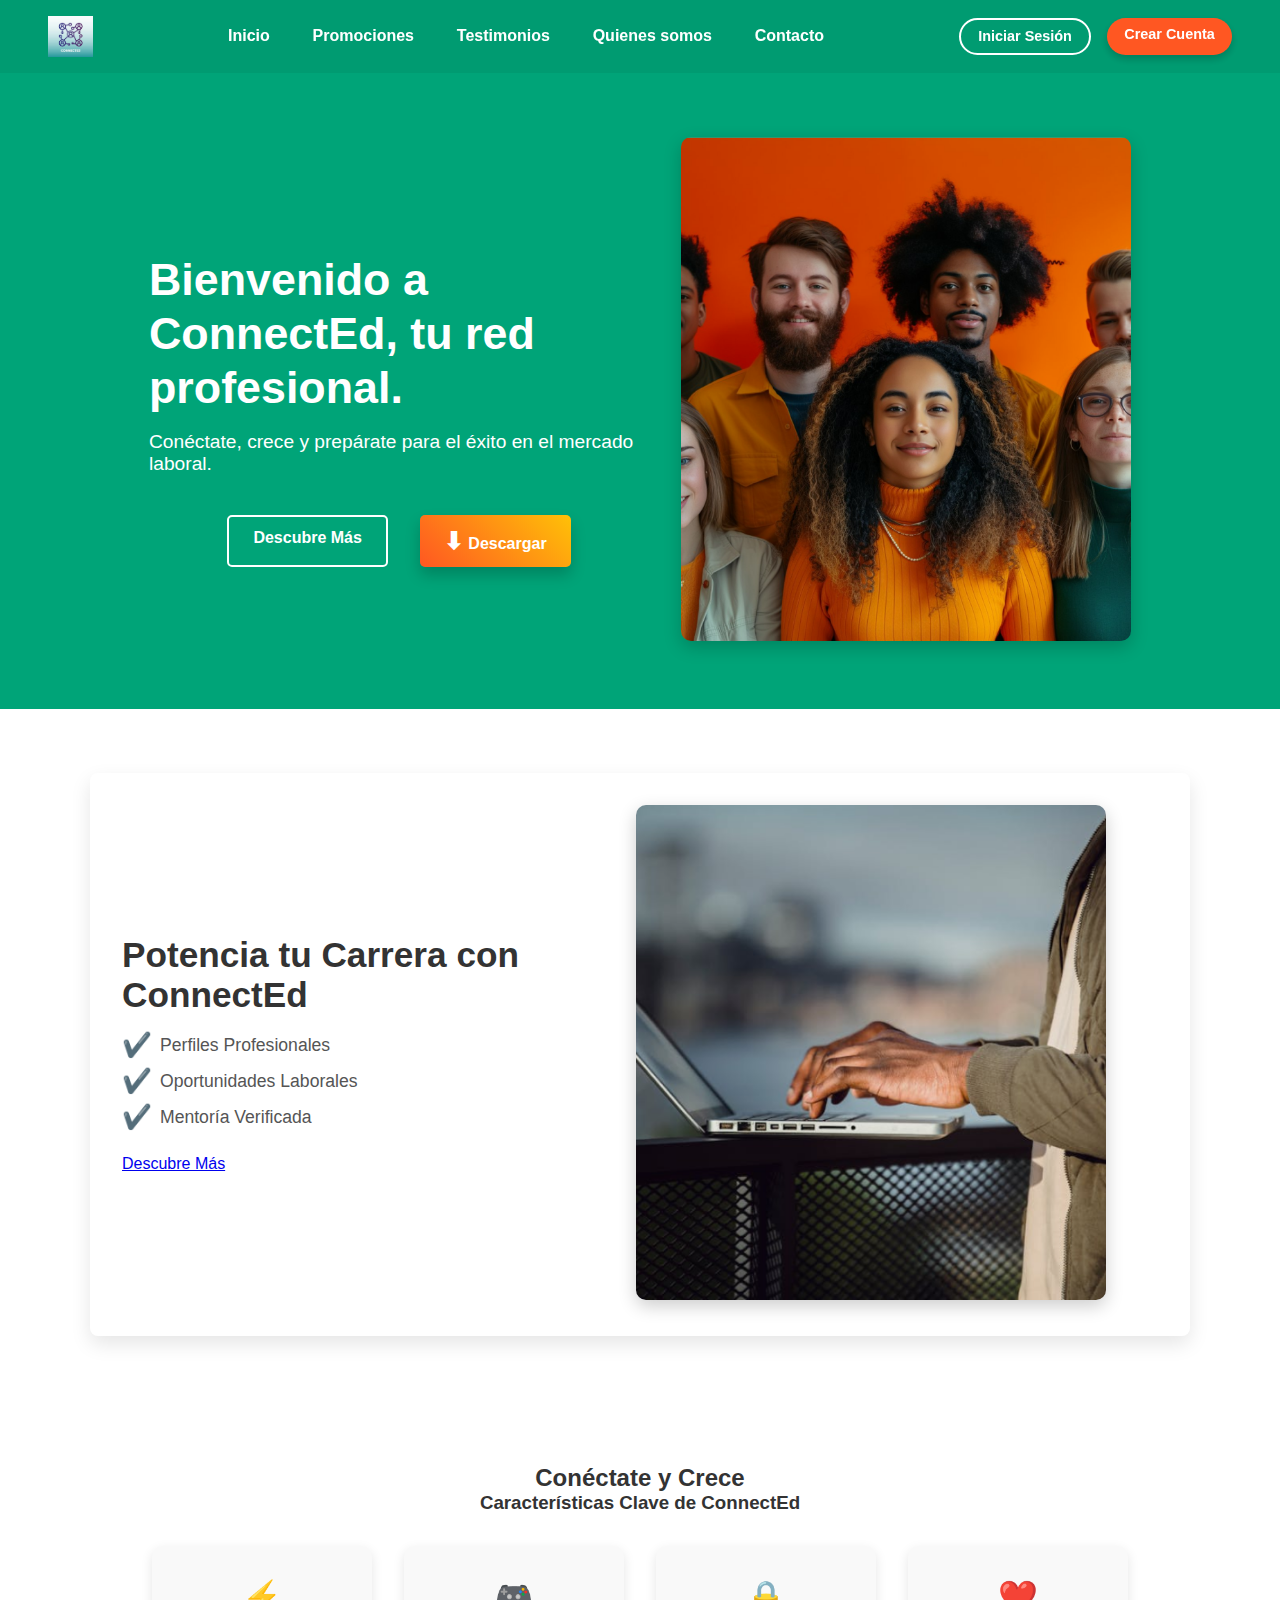
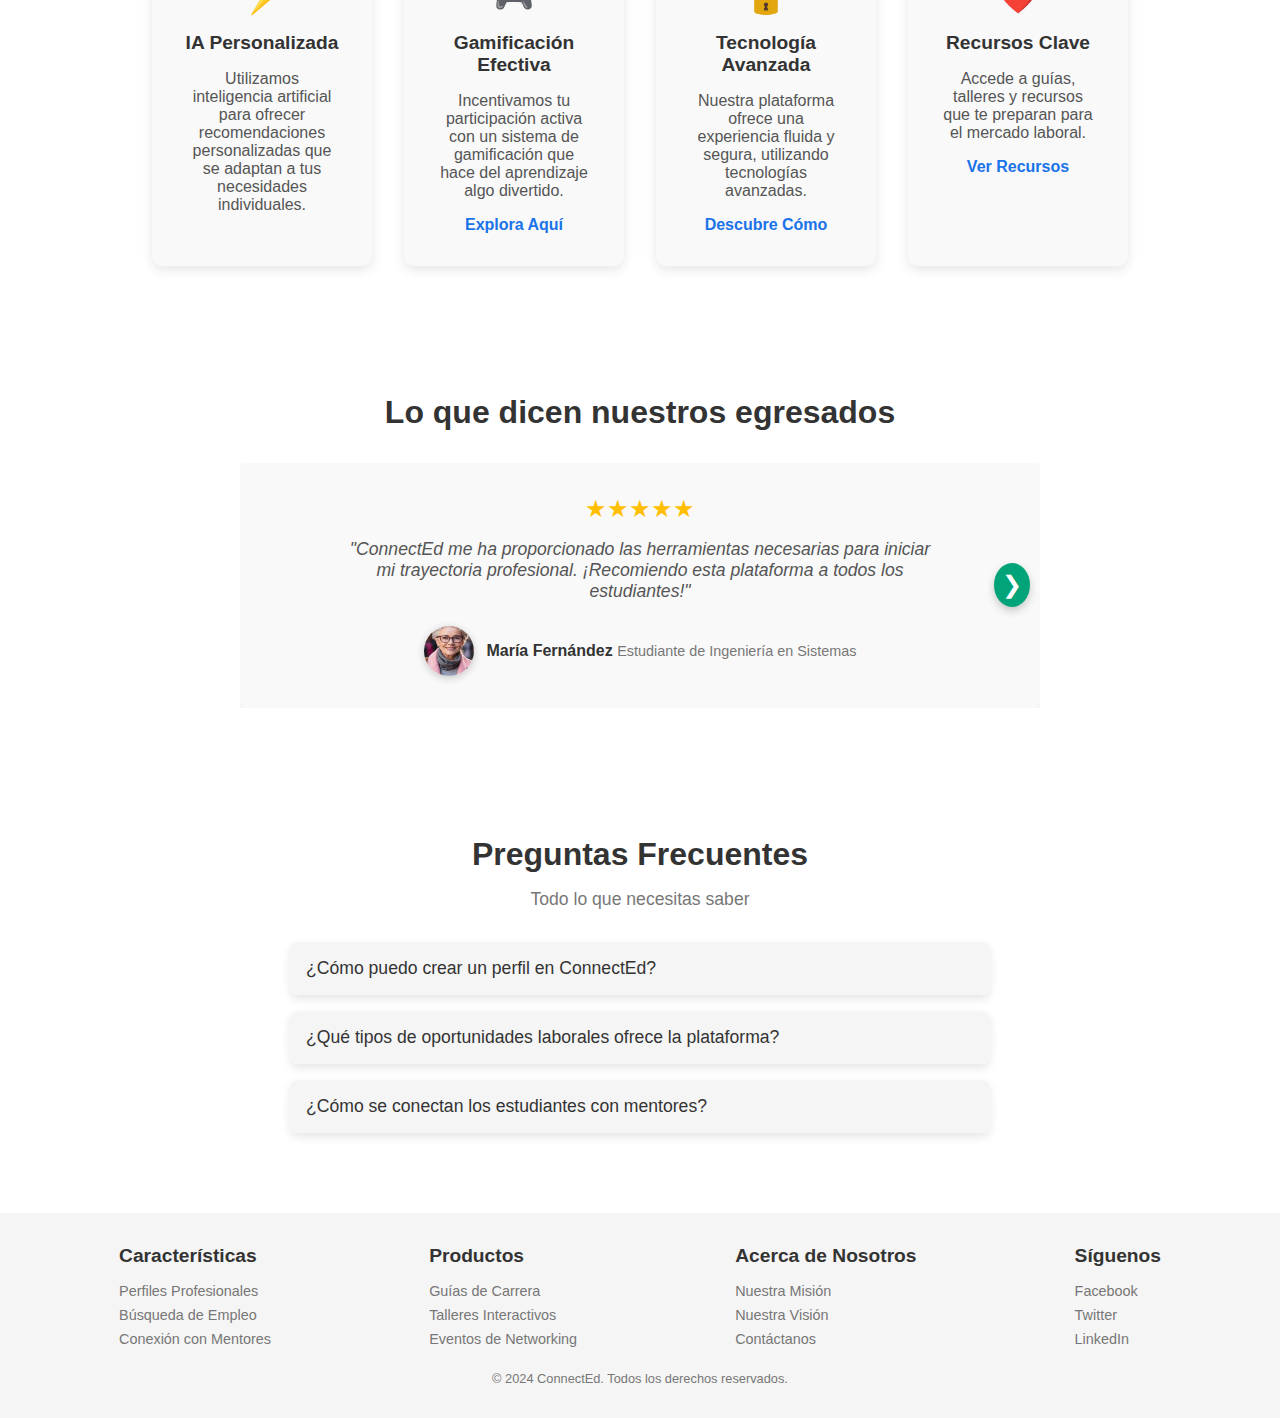
<file: index.html>
<!DOCTYPE html>
<html lang="es">
<head>
    <meta charset="UTF-8">
    <meta name="viewport" content="width=device-width, initial-scale=1.0">
    <title>ConnectEd - Red Profesional</title>
    <link rel="stylesheet" href="style.css">
</head>
<body>
    <!-- Navbar -->
    <header class="navbar">
        <img src="logo.png" alt="Logo de ConnectEd" class="logo">
        <nav>
            <a href="index.html">Inicio</a>
            <a href="promociones.html">Promociones</a>
            <a href="testimonio.html">Testimonios</a>
            <a href="somos.html">Quienes somos</a>
            <a href="contacto.html">Contacto</a>
        </nav>
        <div class="auth-buttons">
            <a href="login.html" class="login-button">Iniciar Sesión</a>
            <a href="registro.html" class="signup-button">Crear Cuenta</a>
        </div>        
    </header>

    <!-- Hero Section -->
    <main class="hero">
        <div class="hero-text animate-fade-in">
            <div class="tagline animate-slide-in">
                <span>Desarrolla tu futuro profesional</span>
            </div>
            <h1>Bienvenido a ConnectEd, tu red profesional.</h1>
            <p>Conéctate, crece y prepárate para el éxito en el mercado laboral.</p>
            <div class="hero-buttons">
                <a href="#" class="discover">Descubre Más</a>
                <a href="descargar.html" class="download-button">
                    <span>⬇</span> Descargar
                </a> <!-- Botón de descarga -->
            </div>            
        </div>
        <div class="hero-image animate-fade-in-delay">
            <img src="personas.png" alt="Grupo de personas" class="hero-img">
        </div>
    </main>

    <!-- Continuation Section -->
    <section class="continuation">
        <div class="continuation-content">
            <div class="continuation-text">
                <h2>Potencia tu Carrera con ConnectEd</h2>
                <ul class="features-list">
                    <li><span class="checkmark">✔️</span> Perfiles Profesionales</li>
                    <li><span class="checkmark">✔️</span> Oportunidades Laborales</li>
                    <li><span class="checkmark">✔️</span> Mentoría Verificada</li>
                </ul>
                <a href="#" class="discover">Descubre Más</a>
            </div>
            <div class="continuation-image">
                <img src="imagen1.png" alt="Persona usando laptop" class="continuation-img">
            </div>
        </div>
    </section>

    <!-- Características Clave -->
    <div class="section-card">
        <h2 class="section-title">Conéctate y Crece</h2>
        <h3 class="section-title">Características Clave de ConnectEd</h3>
        <div class="feature-cards">
            <div class="feature-card">
                <div class="feature-icon">⚡</div>
                <h4 class="feature-title">IA Personalizada</h4>
                <p class="feature-description">Utilizamos inteligencia artificial para ofrecer recomendaciones personalizadas que se adaptan a tus necesidades individuales.</p>
            </div>
            <div class="feature-card">
                <div class="feature-icon">🎮</div>
                <h4 class="feature-title">Gamificación Efectiva</h4>
                <p class="feature-description">Incentivamos tu participación activa con un sistema de gamificación que hace del aprendizaje algo divertido.</p>
                <a href="#" class="feature-link">Explora Aquí</a>
            </div>
            <div class="feature-card">
                <div class="feature-icon">🔒</div>
                <h4 class="feature-title">Tecnología Avanzada</h4>
                <p class="feature-description">Nuestra plataforma ofrece una experiencia fluida y segura, utilizando tecnologías avanzadas.</p>
                <a href="#" class="feature-link">Descubre Cómo</a>
            </div>
            <div class="feature-card">
                <div class="feature-icon">❤️</div>
                <h4 class="feature-title">Recursos Clave</h4>
                <p class="feature-description">Accede a guías, talleres y recursos que te preparan para el mercado laboral.</p>
                <a href="#" class="feature-link">Ver Recursos</a>
            </div>
        </div>
    </div>

    <!-- Testimonial Section -->
    <section class="testimonial-section">
        <h2 class="testimonial-heading">Lo que dicen nuestros egresados</h2>
        <div class="testimonial-carousel">
            <button class="carousel-btn prev">❮</button>
            <div class="testimonial-card active">
                <div class="testimonial-stars">★★★★★</div>
                <p class="testimonial-quote">"ConnectEd me ha proporcionado las herramientas necesarias para iniciar mi trayectoria profesional. ¡Recomiendo esta plataforma a todos los estudiantes!"</p>
                <div class="testimonial-author">
                    <img src="maria.png" alt="Foto de María Fernández" class="author-photo">
                    <div class="author-info">
                        <span class="author-name">María Fernández</span>
                        <span class="author-role">Estudiante de Ingeniería en Sistemas</span>
                    </div>
                </div>
            </div>
            <div class="testimonial-card">
                <div class="testimonial-stars">★★★★★</div>
                <p class="testimonial-quote">"Gracias a ConnectEd, encontré una red de mentores que me ayudó a asegurar mi primer trabajo en la industria. ¡Altamente recomendado!"</p>
                <div class="testimonial-author">
                    <img src="juan.png" alt="Foto de Juan Pérez" class="author-photo">
                    <div class="author-info">
                        <span class="author-name">Juan Pérez</span>
                        <span class="author-role">Ingeniero de Software</span>
                    </div>
                </div>
            </div>
            <div class="testimonial-card">
                <div class="testimonial-stars">★★★★★</div>
                <p class="testimonial-quote">"Una plataforma increíble para estudiantes y egresados. ConnectEd me ayudó a encontrar oportunidades y mejorar mis habilidades."</p>
                <div class="testimonial-author">
                    <img src="ana.png" alt="Foto de Ana López" class="author-photo">
                    <div class="author-info">
                        <span class="author-name">Ana López</span>
                        <span class="author-role">Desarrolladora Web</span>
                    </div>
                </div>
            </div>
            <button class="carousel-btn next">❯</button>
        </div>
    </section>

    <!-- Preguntas Frecuentes -->
    <section class="faq">
        <h2>Preguntas Frecuentes</h2>
        <p>Todo lo que necesitas saber</p>
        <div class="faq-item">
            <button class="faq-question">¿Cómo puedo crear un perfil en ConnectEd?</button>
            <div class="faq-answer">
                <p>ConnectEd te permite crear un perfil fácilmente para acceder a redes profesionales y oportunidades de empleo.</p>
            </div>
        </div>
        <div class="faq-item">
            <button class="faq-question">¿Qué tipos de oportunidades laborales ofrece la plataforma?</button>
            <div class="faq-answer">
                <p>ConnectEd ofrece acceso a empleos, pasantías y oportunidades únicas en diversas industrias.</p>
            </div>
        </div>
        <div class="faq-item">
            <button class="faq-question">¿Cómo se conectan los estudiantes con mentores?</button>
            <div class="faq-answer">
                <p>Los estudiantes pueden buscar mentores en nuestra base de datos filtrando por área de interés y experiencia.</p>
            </div>
        </div>
    </section>

    <!-- Footer -->
    <footer class="footer">
        <div class="footer-content">
            <div>
                <h4>Características</h4>
                <ul>
                    <li>Perfiles Profesionales</li>
                    <li>Búsqueda de Empleo</li>
                    <li>Conexión con Mentores</li>
                </ul>
            </div>
            <div>
                <h4>Productos</h4>
                <ul>
                    <li>Guías de Carrera</li>
                    <li>Talleres Interactivos</li>
                    <li>Eventos de Networking</li>
                </ul>
            </div>
            <div>
                <h4>Acerca de Nosotros</h4>
                <ul>
                    <li>Nuestra Misión</li>
                    <li>Nuestra Visión</li>
                    <li>Contáctanos</li>
                </ul>
            </div>
            <div>
                <h4>Síguenos</h4>
                <ul>
                    <li>Facebook</li>
                    <li>Twitter</li>
                    <li>LinkedIn</li>
                </ul>
            </div>
        </div>
        <p class="footer-bottom-text">© 2024 ConnectEd. Todos los derechos reservados.</p>
    </footer>

    <script src="testimonio.js"></script>
</body>
</html>
</file>
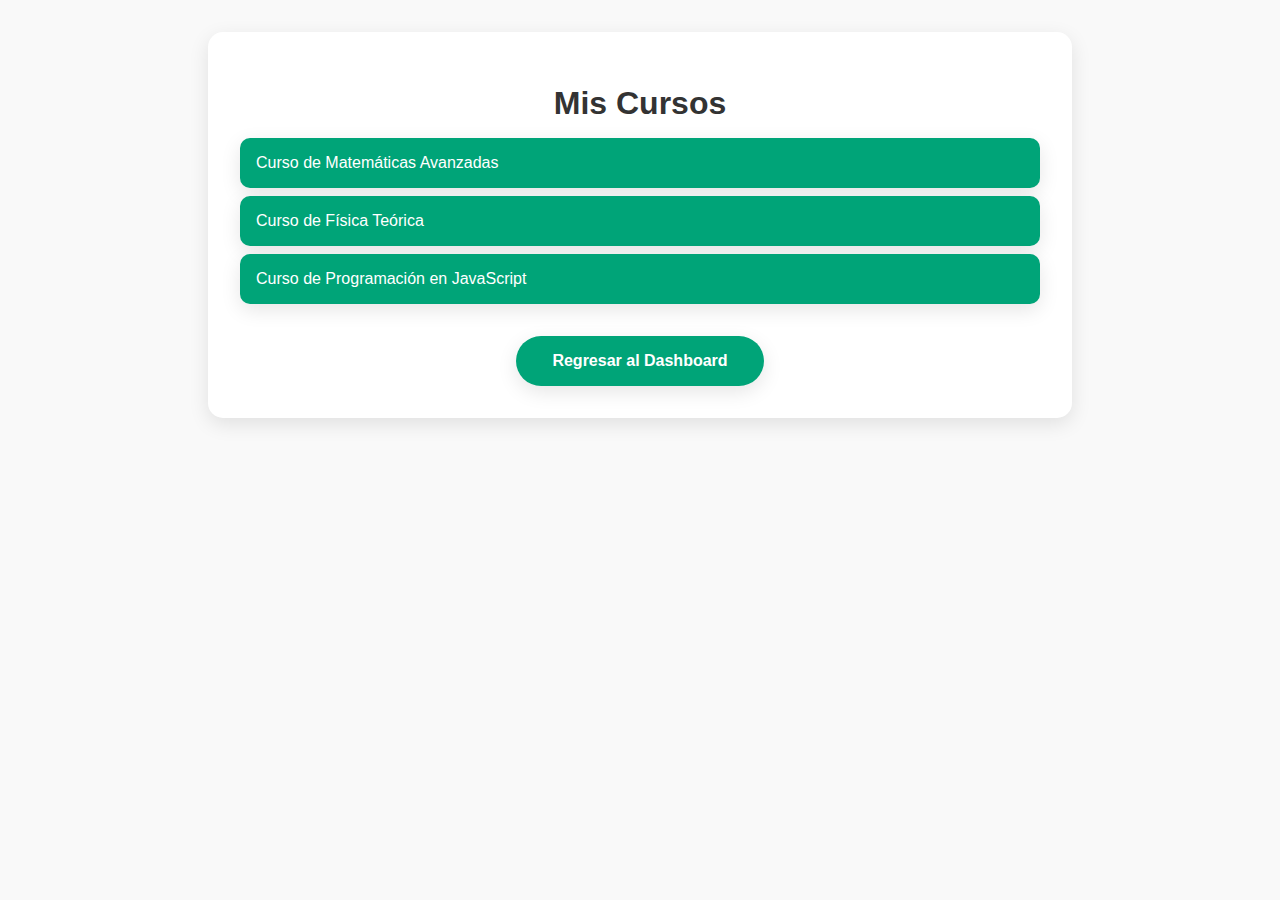
<file: aula.html>
<!DOCTYPE html>
<html lang="es">
<head>
    <meta charset="UTF-8">
    <meta name="viewport" content="width=device-width, initial-scale=1.0">
    <title>Mis Cursos - ConnectEd</title>
    <style>
        :root {
            --color-primario: #00a478;
            --color-texto: #333;
            --color-fondo: #f9f9f9;
            --sombra-tarjeta: 0 6px 20px rgba(0, 0, 0, 0.1);
        }

        body {
            font-family: 'Arial', sans-serif;
            margin: 0;
            padding: 0;
            background-color: var(--color-fondo);
            color: var(--color-texto);
        }

        .container {
            max-width: 800px;
            margin: 2rem auto;
            padding: 2rem;
            background: white;
            border-radius: 15px;
            box-shadow: var(--sombra-tarjeta);
        }

        h1 {
            font-size: 2rem;
            margin-bottom: 1rem;
            text-align: center;
        }

        .courses-list {
            list-style: none;
            padding: 0;
        }

        .courses-list li {
            background: var(--color-primario);
            color: white;
            padding: 1rem;
            margin: 0.5rem 0;
            border-radius: 10px;
            box-shadow: var(--sombra-tarjeta);
            transition: transform 0.3s, box-shadow 0.3s;
        }

        .courses-list li:hover {
            transform: scale(1.05);
            box-shadow: 0 8px 30px rgba(0, 0, 0, 0.2);
        }

        .button {
            display: block;
            margin: 2rem auto 0 auto;
            padding: 1rem 1.5rem;
            max-width: 200px;
            font-size: 1rem;
            font-weight: bold;
            text-align: center;
            color: white;
            text-decoration: none;
            background-color: var(--color-primario);
            border-radius: 50px;
            box-shadow: var(--sombra-tarjeta);
            transition: transform 0.3s, box-shadow 0.3s;
        }

        .button:hover {
            transform: scale(1.05);
            box-shadow: 0 8px 30px rgba(0, 0, 0, 0.2);
        }
    </style>
</head>
<body>
    <div class="container">
        <h1>Mis Cursos</h1>
        <ul class="courses-list">
            <li>Curso de Matemáticas Avanzadas</li>
            <li>Curso de Física Teórica</li>
            <li>Curso de Programación en JavaScript</li>
        </ul>
        <a href="dashboard.html" class="button">Regresar al Dashboard</a>
    </div>
</body>
</html>
</file>
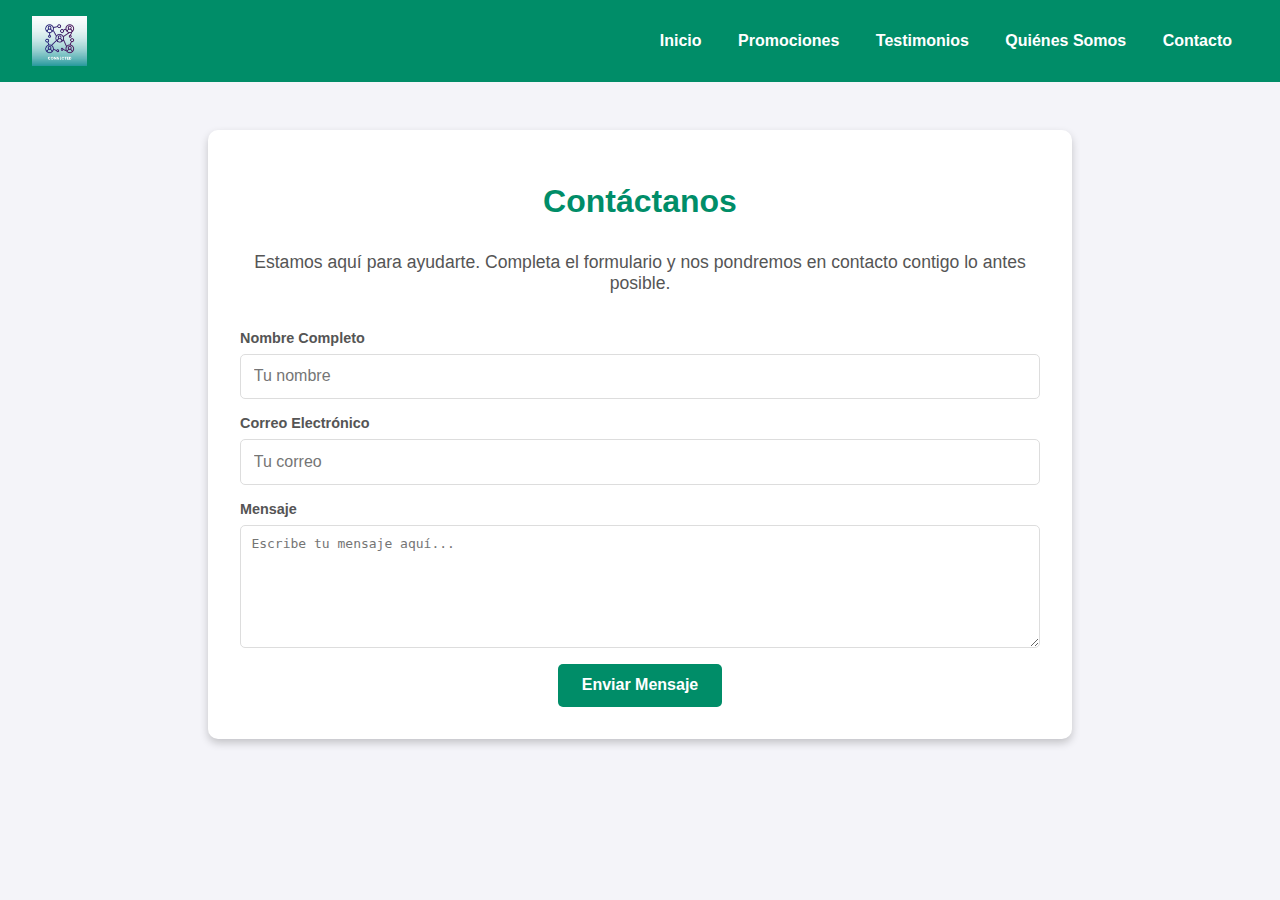
<file: contacto.html>
<!DOCTYPE html>
<html lang="es">
<head>
    <meta charset="UTF-8">
    <meta name="viewport" content="width=device-width, initial-scale=1.0">
    <title>Contacto - ConnectEd</title>
    <style>
        body {
            margin: 0;
            font-family: 'Arial', sans-serif;
            background-color: #f4f4f9;
            color: #333;
        }

        /* Navbar */
        .navbar {
            display: flex;
            justify-content: space-between;
            align-items: center;
            padding: 1em 2em;
            background-color: #008d68;
            color: white;
        }

        .navbar a {
            text-decoration: none;
            color: white;
            margin: 0 1em;
            font-weight: bold;
            transition: color 0.3s;
        }

        .navbar a:hover {
            color: #ffcc00;
        }

        .logo {
            height: 50px;
        }

        /* Contact Section */
        .contact-section {
            max-width: 800px;
            margin: 3em auto;
            background-color: white;
            padding: 2em;
            border-radius: 10px;
            box-shadow: 0 4px 8px rgba(0, 0, 0, 0.2);
        }

        .contact-section h1 {
            text-align: center;
            color: #008d68;
            margin-bottom: 1em;
        }

        .contact-section p {
            text-align: center;
            margin-bottom: 2em;
            font-size: 1.1em;
            color: #555;
        }

        .contact-form {
            display: flex;
            flex-direction: column;
            gap: 1em;
        }

        .form-group {
            display: flex;
            flex-direction: column;
            gap: 0.5em;
        }

        .form-group label {
            font-weight: bold;
            font-size: 0.9em;
            color: #555;
        }

        .form-group input, .form-group textarea {
            padding: 0.8em;
            font-size: 1em;
            border: 1px solid #ddd;
            border-radius: 5px;
        }

        .form-group textarea {
            resize: vertical;
            min-height: 100px;
        }

        .submit-btn {
            background-color: #008d68;
            color: white;
            border: none;
            padding: 0.8em 1.5em;
            font-size: 1em;
            font-weight: bold;
            border-radius: 5px;
            cursor: pointer;
            transition: background-color 0.3s, transform 0.2s;
            align-self: center;
        }

        .submit-btn:hover {
            background-color: #006f53;
        }

        .submit-btn:active {
            transform: scale(0.95);
        }

        .error-message {
            color: red;
            font-size: 0.85em;
            display: none;
        }

        /* Responsive Design */
        @media (max-width: 768px) {
            .navbar {
                flex-direction: column;
                text-align: center;
            }

            .navbar a {
                margin: 0.5em 0;
            }

            .contact-section {
                margin: 1em;
                padding: 1.5em;
            }
        }
    </style>
</head>
<body>
    <!-- Navbar -->
    <header class="navbar">
        <img src="logo.png" alt="Logo de ConnectEd" class="logo">
        <nav>
            <a href="index.html">Inicio</a>
            <a href="promociones.html">Promociones</a>
            <a href="testimonio.html">Testimonios</a>
            <a href="somos.html">Quiénes Somos</a>
            <a href="contacto.html" class="active">Contacto</a>
        </nav>
    </header>

    <!-- Contact Section -->
    <section class="contact-section">
        <h1>Contáctanos</h1>
        <p>Estamos aquí para ayudarte. Completa el formulario y nos pondremos en contacto contigo lo antes posible.</p>
        <form class="contact-form" id="contactForm">
            <div class="form-group">
                <label for="name">Nombre Completo</label>
                <input type="text" id="name" name="name" placeholder="Tu nombre" required>
                <div class="error-message" id="nameError">Por favor, introduce tu nombre.</div>
            </div>
            <div class="form-group">
                <label for="email">Correo Electrónico</label>
                <input type="email" id="email" name="email" placeholder="Tu correo" required>
                <div class="error-message" id="emailError">Por favor, introduce un correo válido.</div>
            </div>
            <div class="form-group">
                <label for="message">Mensaje</label>
                <textarea id="message" name="message" placeholder="Escribe tu mensaje aquí..." required></textarea>
                <div class="error-message" id="messageError">Por favor, introduce tu mensaje.</div>
            </div>
            <button type="submit" class="submit-btn">Enviar Mensaje</button>
        </form>
    </section>

    <script>
        document.getElementById("contactForm").addEventListener("submit", function(event) {
            event.preventDefault(); // Evitar envío por defecto

            const name = document.getElementById("name");
            const email = document.getElementById("email");
            const message = document.getElementById("message");

            let valid = true;

            // Validación de Nombre
            if (name.value.trim() === "") {
                document.getElementById("nameError").style.display = "block";
                valid = false;
            } else {
                document.getElementById("nameError").style.display = "none";
            }

            // Validación de Correo Electrónico
            const emailRegex = /^[^\s@]+@[^\s@]+\.[^\s@]+$/;
            if (!emailRegex.test(email.value)) {
                document.getElementById("emailError").style.display = "block";
                valid = false;
            } else {
                document.getElementById("emailError").style.display = "none";
            }

            // Validación de Mensaje
            if (message.value.trim() === "") {
                document.getElementById("messageError").style.display = "block";
                valid = false;
            } else {
                document.getElementById("messageError").style.display = "none";
            }

            if (valid) {
                alert("Tu mensaje ha sido enviado. ¡Gracias por contactarnos!");
                document.getElementById("contactForm").reset(); // Limpiar formulario
            }
        });
    </script>
</body>
</html>
</file>
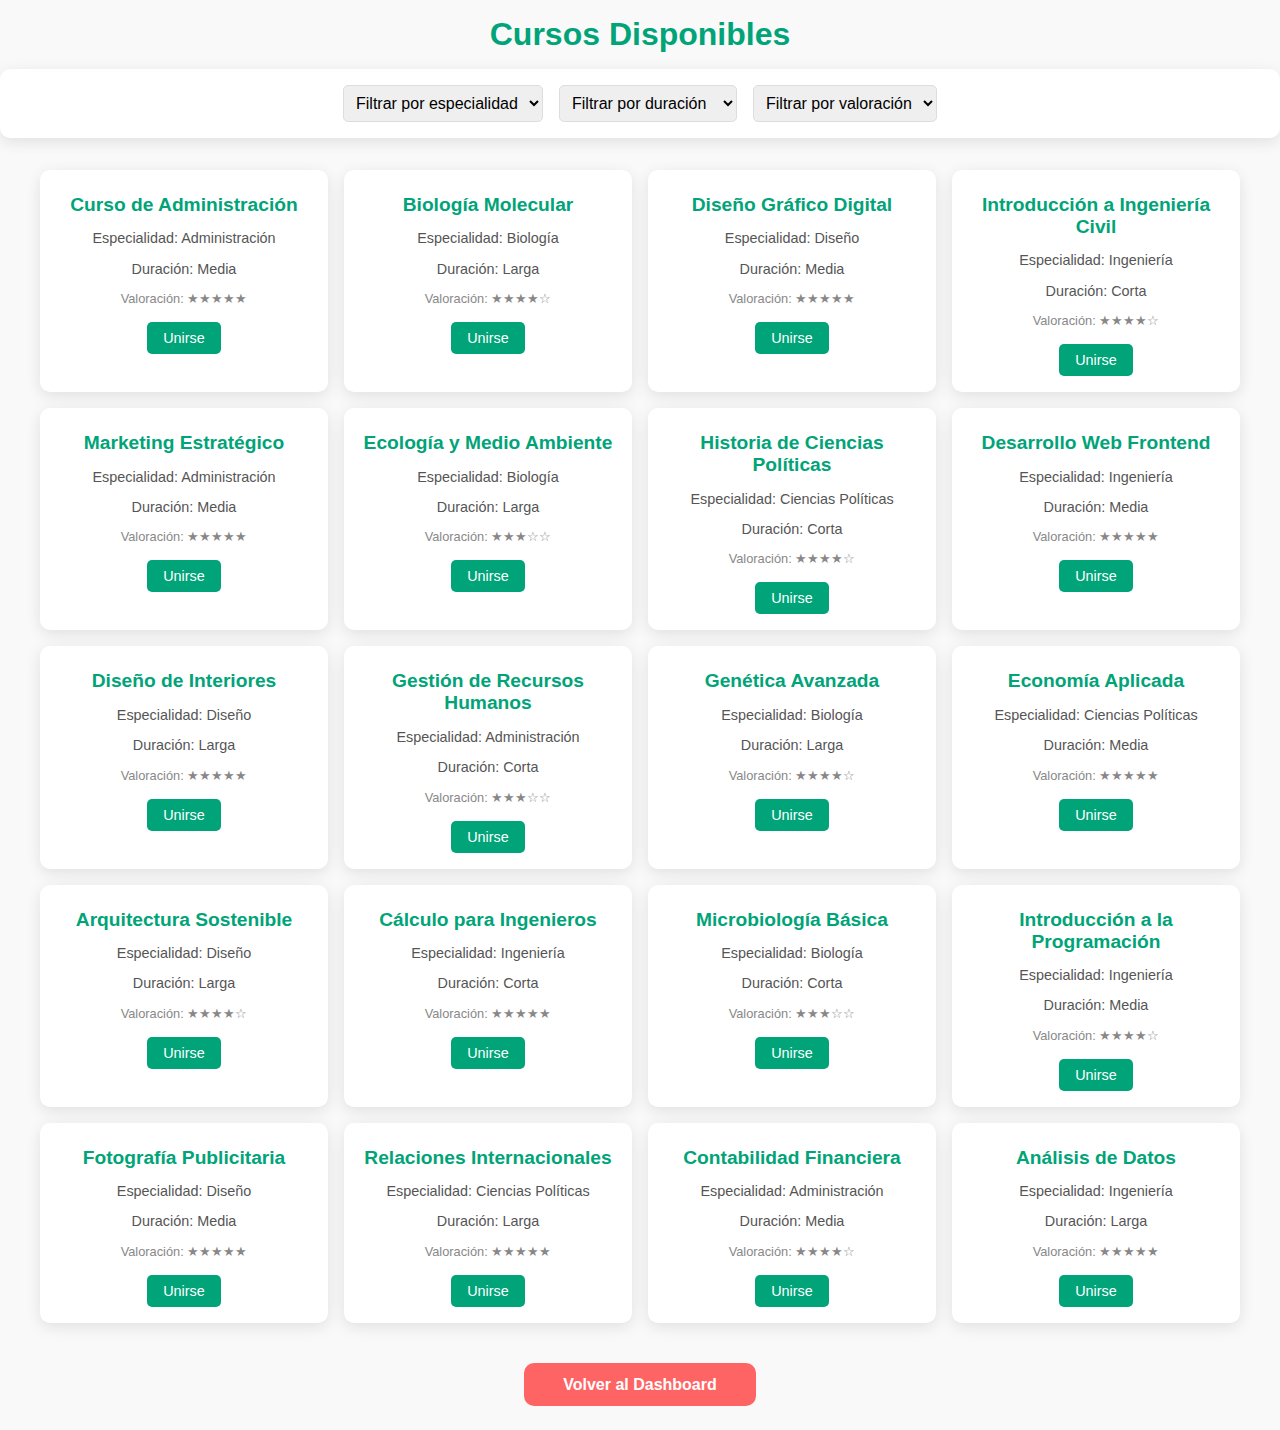
<file: cursos.html>
<!DOCTYPE html>
<html lang="es">
<head>
    <meta charset="UTF-8">
    <meta name="viewport" content="width=device-width, initial-scale=1.0">
    <title>Cursos - ConnectEd</title>
    <style>
        body {
            font-family: Arial, sans-serif;
            margin: 0;
            padding: 0;
            background-color: #f9f9f9;
            color: #333;
        }

        h1 {
            text-align: center;
            margin: 1rem 0;
            color: #00a478;
        }

        .filter-container {
            display: flex;
            justify-content: center;
            gap: 1rem;
            margin: 1rem auto;
            padding: 1rem;
            background-color: #fff;
            border-radius: 10px;
            box-shadow: 0 4px 15px rgba(0, 0, 0, 0.1);
        }

        .filter-container select {
            padding: 0.5rem;
            border-radius: 5px;
            border: 1px solid #ddd;
            font-size: 1rem;
        }

        .courses-container {
            display: grid;
            grid-template-columns: repeat(auto-fit, minmax(250px, 1fr));
            gap: 1rem;
            padding: 1rem;
            max-width: 1200px;
            margin: auto;
        }

        .course-card {
            background: #fff;
            border-radius: 10px;
            box-shadow: 0 4px 15px rgba(0, 0, 0, 0.1);
            overflow: hidden;
            padding: 1rem;
            text-align: center;
            transition: transform 0.3s, box-shadow 0.3s;
        }

        .course-card:hover {
            transform: translateY(-5px);
            box-shadow: 0 6px 20px rgba(0, 0, 0, 0.2);
        }

        .course-card h3 {
            font-size: 1.2rem;
            margin: 0.5rem 0;
            color: #00a478;
        }

        .course-card p {
            font-size: 0.9rem;
            color: #555;
        }

        .course-card span {
            display: block;
            font-size: 0.8rem;
            color: #888;
            margin-top: 0.5rem;
        }

        .join-button {
            display: inline-block;
            margin-top: 1rem;
            padding: 0.5rem 1rem;
            background-color: #00a478;
            color: #fff;
            border: none;
            border-radius: 5px;
            cursor: pointer;
            font-size: 0.9rem;
            transition: background-color 0.3s;
        }

        .join-button:hover {
            background-color: #007d5f;
        }

        .back-button {
            display: block;
            text-align: center;
            margin: 1.5rem auto;
            max-width: 200px;
            padding: 0.8rem 1rem;
            background-color: #ff6464;
            color: #fff;
            border-radius: 10px;
            font-size: 1rem;
            font-weight: bold;
            text-decoration: none;
            transition: background-color 0.3s, transform 0.3s;
        }

        .back-button:hover {
            background-color: #e04c4c;
            transform: scale(1.05);
        }
    </style>
</head>
<body>
    <h1>Cursos Disponibles</h1>

    <!-- Filtros -->
    <div class="filter-container">
        <select id="filter-specialty">
            <option value="">Filtrar por especialidad</option>
            <option value="Administración">Administración</option>
            <option value="Biología">Biología</option>
            <option value="Ingeniería">Ingeniería</option>
            <option value="Diseño">Diseño</option>
            <option value="Ciencias Políticas">Ciencias Políticas</option>
        </select>
        <select id="filter-duration">
            <option value="">Filtrar por duración</option>
            <option value="Corta">Corta (1-3 meses)</option>
            <option value="Media">Media (4-6 meses)</option>
            <option value="Larga">Larga (7-12 meses)</option>
        </select>
        <select id="filter-rating">
            <option value="">Filtrar por valoración</option>
            <option value="5">★★★★★</option>
            <option value="4">★★★★☆</option>
            <option value="3">★★★☆☆</option>
        </select>
    </div>

    <!-- Cursos -->
    <div class="courses-container" id="courses-container">
        <!-- Los cursos se generarán dinámicamente -->
    </div>

    <!-- Botón para retroceder -->
    <a href="dashboard.html" class="back-button">Volver al Dashboard</a>

    <script>
        // Datos completos de los 20 cursos
        const courses = [
            { title: "Curso de Administración", specialty: "Administración", duration: "Media", rating: 5, description: "Aprende a liderar equipos y tomar decisiones estratégicas." },
            { title: "Biología Molecular", specialty: "Biología", duration: "Larga", rating: 4, description: "Fundamentos de biología molecular y genética avanzada." },
            { title: "Diseño Gráfico Digital", specialty: "Diseño", duration: "Media", rating: 5, description: "Explora herramientas del diseño gráfico digital." },
            { title: "Introducción a Ingeniería Civil", specialty: "Ingeniería", duration: "Corta", rating: 4, description: "Conceptos básicos para iniciar en la ingeniería civil." },
            { title: "Marketing Estratégico", specialty: "Administración", duration: "Media", rating: 5, description: "Técnicas avanzadas para el marketing estratégico." },
            { title: "Ecología y Medio Ambiente", specialty: "Biología", duration: "Larga", rating: 3, description: "Conservación y protección de los ecosistemas." },
            { title: "Historia de Ciencias Políticas", specialty: "Ciencias Políticas", duration: "Corta", rating: 4, description: "Historia y evolución de las ciencias políticas." },
            { title: "Desarrollo Web Frontend", specialty: "Ingeniería", duration: "Media", rating: 5, description: "Diseña y desarrolla sitios web modernos." },
            { title: "Diseño de Interiores", specialty: "Diseño", duration: "Larga", rating: 5, description: "Domina el diseño de espacios interiores." },
            { title: "Gestión de Recursos Humanos", specialty: "Administración", duration: "Corta", rating: 3, description: "Gestión del talento humano y liderazgo." },
            { title: "Genética Avanzada", specialty: "Biología", duration: "Larga", rating: 4, description: "Avances en genética y biología molecular." },
            { title: "Economía Aplicada", specialty: "Ciencias Políticas", duration: "Media", rating: 5, description: "Herramientas económicas para la toma de decisiones." },
            { title: "Arquitectura Sostenible", specialty: "Diseño", duration: "Larga", rating: 4, description: "Diseño arquitectónico con enfoque sostenible." },
            { title: "Cálculo para Ingenieros", specialty: "Ingeniería", duration: "Corta", rating: 5, description: "Cálculo aplicado para proyectos de ingeniería." },
            { title: "Microbiología Básica", specialty: "Biología", duration: "Corta", rating: 3, description: "Estudio de microorganismos y sus aplicaciones." },
            { title: "Introducción a la Programación", specialty: "Ingeniería", duration: "Media", rating: 4, description: "Conceptos iniciales de programación." },
            { title: "Fotografía Publicitaria", specialty: "Diseño", duration: "Media", rating: 5, description: "Domina técnicas de fotografía publicitaria." },
            { title: "Relaciones Internacionales", specialty: "Ciencias Políticas", duration: "Larga", rating: 5, description: "Análisis de relaciones políticas internacionales." },
            { title: "Contabilidad Financiera", specialty: "Administración", duration: "Media", rating: 4, description: "Gestión y análisis financiero contable." },
            { title: "Análisis de Datos", specialty: "Ingeniería", duration: "Larga", rating: 5, description: "Técnicas avanzadas de análisis de datos." },
        ];

        // Renderizar cursos
        const renderCourses = (filteredCourses) => {
            const container = document.getElementById("courses-container");
            container.innerHTML = "";
            filteredCourses.forEach((course, index) => {
                container.innerHTML += `
                    <div class="course-card">
                        <h3>${course.title}</h3>
                        <p>Especialidad: ${course.specialty}</p>
                        <p>Duración: ${course.duration}</p>
                        <span>Valoración: ${"★".repeat(course.rating)}${"☆".repeat(5 - course.rating)}</span>
                        <button class="join-button" onclick="joinCourse(${index})">Unirse</button>
                    </div>
                `;
            });
        };

        // Función para unirse a un curso y redirigir a mentorías
        const joinCourse = (index) => {
            const selectedCourse = courses[index].title;
            localStorage.setItem("selectedCourse", selectedCourse);
            alert(`Te has inscrito en el curso: ${selectedCourse}`);
            window.location.href = "mentorias.html";
        };

        // Filtrar cursos
        const filterCourses = () => {
            const specialty = document.getElementById("filter-specialty").value;
            const duration = document.getElementById("filter-duration").value;
            const rating = document.getElementById("filter-rating").value;

            const filteredCourses = courses.filter(course => {
                return (
                    (specialty === "" || course.specialty === specialty) &&
                    (duration === "" || course.duration === duration) &&
                    (rating === "" || course.rating === parseInt(rating))
                );
            });

            renderCourses(filteredCourses);
        };

        document.getElementById("filter-specialty").addEventListener("change", filterCourses);
        document.getElementById("filter-duration").addEventListener("change", filterCourses);
        document.getElementById("filter-rating").addEventListener("change", filterCourses);

        renderCourses(courses);
    </script>
</body>
</html>
</file>
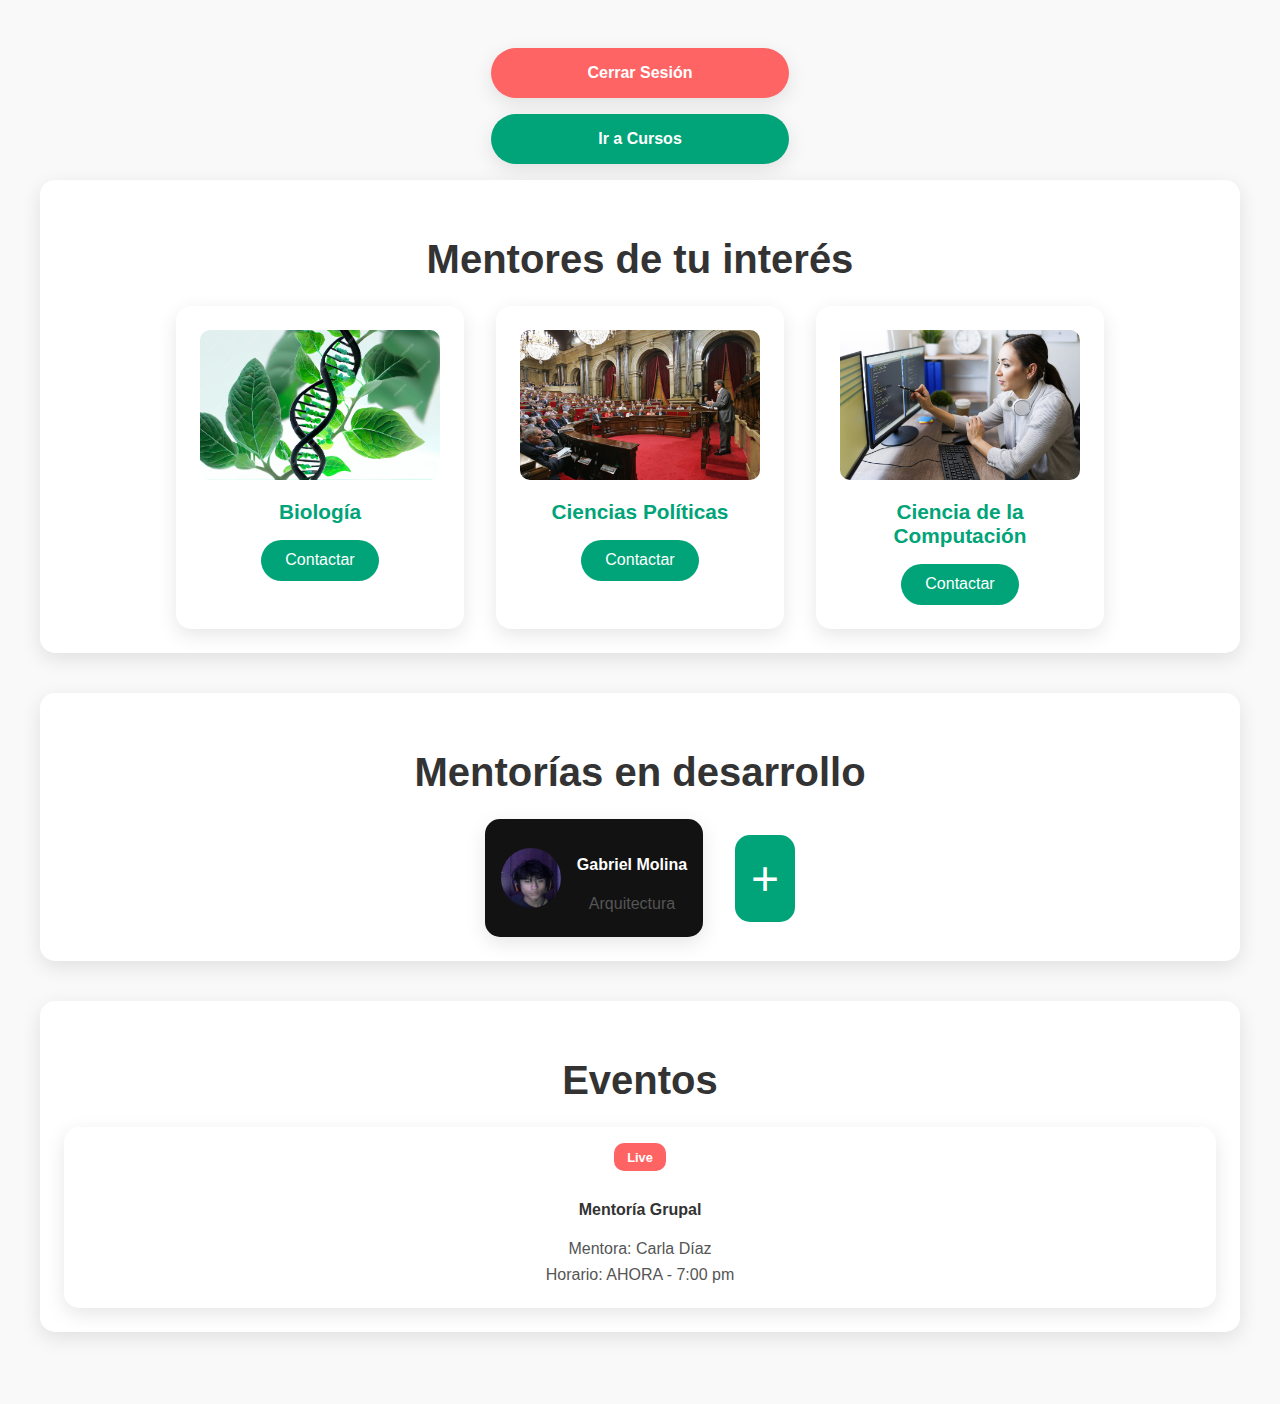
<file: dashboard.html>
<!DOCTYPE html>
<html lang="es">
<head>
    <meta charset="UTF-8">
    <meta name="viewport" content="width=device-width, initial-scale=1.0">
    <title>Dashboard - ConnectEd</title>
    <style>
        /* Variables CSS */
        :root {
            --color-primario: #00a478;
            --color-primario-hover: #007d5f;
            --color-secundario: #ff6464;
            --color-secundario-hover: #e04c4c;
            --color-texto: #333;
            --color-fondo: #f9f9f9;
            --sombra-tarjeta: 0 6px 20px rgba(0, 0, 0, 0.1);
            --sombra-hover: 0 10px 25px rgba(0, 0, 0, 0.2);
            --transicion-rapida: 0.3s;
            --transicion-lenta: 0.6s;
        }

        /* Estilos generales */
        body {
            font-family: 'Arial', sans-serif;
            margin: 0;
            padding: 0;
            background-color: var(--color-fondo);
            color: var(--color-texto);
            animation: fadeIn var(--transicion-lenta) ease-in-out;
        }

        @keyframes fadeIn {
            from {
                opacity: 0;
            }
            to {
                opacity: 1;
            }
        }

        h2 {
            font-size: 2.5rem;
            color: var(--color-texto);
            margin-bottom: 1rem;
            text-align: center;
            animation: slideDown var(--transicion-lenta) ease-out;
        }

        @keyframes slideDown {
            from {
                transform: translateY(-20px);
                opacity: 0;
            }
            to {
                transform: translateY(0);
                opacity: 1;
            }
        }

        p {
            margin: 0.5rem 0;
            color: #555;
            text-align: center;
        }

        /* Contenedor principal */
        .dashboard-container {
            padding: 2rem;
            max-width: 1200px;
            margin: auto;
        }

        /* Botones generales */
        .button {
            display: block;
            margin: 1rem auto;
            max-width: 250px;
            padding: 1rem 1.5rem;
            font-size: 1rem;
            font-weight: bold;
            text-align: center;
            text-decoration: none;
            color: #fff;
            border-radius: 50px;
            transition: background-color var(--transicion-rapida), transform var(--transicion-rapida);
            cursor: pointer;
            box-shadow: var(--sombra-tarjeta);
        }

        .button:hover {
            transform: scale(1.05);
            box-shadow: var(--sombra-hover);
        }

        .logout-button {
            background-color: var(--color-secundario);
        }

        .logout-button:hover {
            background-color: var(--color-secundario-hover);
        }

        .cursos-link {
            background-color: var(--color-primario);
        }

        .cursos-link:hover {
            background-color: var(--color-primario-hover);
        }

        /* Sección general */
        section {
            margin-bottom: 2.5rem;
            padding: 1.5rem;
            background-color: #fff;
            border-radius: 15px;
            box-shadow: var(--sombra-tarjeta);
            animation: fadeIn var(--transicion-lenta) ease-in-out;
        }

        section h2 {
            margin-bottom: 1.5rem;
        }

        /* Mentores */
        .mentores-cards {
            display: flex;
            gap: 2rem;
            justify-content: center;
            flex-wrap: wrap;
        }

        .mentor-card {
            background-color: #fff;
            border-radius: 15px;
            box-shadow: var(--sombra-tarjeta);
            width: 240px;
            padding: 1.5rem;
            text-align: center;
            transition: transform var(--transicion-rapida), box-shadow var(--transicion-rapida);
            position: relative;
            overflow: hidden;
        }

        .mentor-card:hover {
            transform: translateY(-10px);
            box-shadow: var(--sombra-hover);
        }

        .mentor-card img {
            width: 100%;
            height: 150px;
            object-fit: cover;
            border-radius: 10px;
            transition: transform var(--transicion-rapida);
        }

        .mentor-card:hover img {
            transform: scale(1.1);
        }

        .mentor-card h3 {
            margin: 1rem 0;
            color: var(--color-primario);
            font-size: 1.3rem;
        }

        .mentor-card button {
            background: var(--color-primario);
            color: #fff;
            border: none;
            padding: 0.7rem 1.5rem;
            border-radius: 50px;
            font-size: 1rem;
            cursor: pointer;
            transition: background-color var(--transicion-rapida), transform var(--transicion-rapida);
        }

        .mentor-card button:hover {
            background-color: var(--color-primario-hover);
            transform: scale(1.1);
        }

        /* Mentorías en desarrollo */
        .mentor-desarrollo {
            display: flex;
            align-items: center;
            gap: 2rem;
            justify-content: center;
        }

        .mentor-desarrollo-card {
            background-color: #121212;
            color: #fff;
            border-radius: 15px;
            padding: 1rem;
            box-shadow: var(--sombra-tarjeta);
            display: flex;
            align-items: center;
            gap: 1rem;
            text-align: center;
            position: relative;
            transition: transform var(--transicion-rapida), box-shadow var(--transicion-rapida);
        }

        .mentor-desarrollo-card:hover {
            transform: scale(1.05);
            box-shadow: var(--sombra-hover);
        }

        .mentor-desarrollo-card img {
            width: 60px;
            height: 60px;
            border-radius: 50%;
        }

        .add-mentoria {
            background-color: var(--color-primario);
            color: #fff;
            font-size: 3rem;
            border-radius: 15px;
            padding: 1rem;
            cursor: pointer;
            transition: background-color var(--transicion-rapida), transform var(--transicion-rapida);
        }

        .add-mentoria:hover {
            background-color: var(--color-primario-hover);
            transform: scale(1.2);
        }

        /* Eventos */
        .event-card {
            background-color: #fff;
            border-radius: 15px;
            box-shadow: var(--sombra-tarjeta);
            padding: 1rem;
            text-align: center;
            transition: transform var(--transicion-rapida), box-shadow var(--transicion-rapida);
        }

        .event-card:hover {
            transform: scale(1.05);
            box-shadow: var(--sombra-hover);
        }

        .event-card .live-tag {
            display: inline-block;
            background-color: var(--color-secundario);
            color: #fff;
            padding: 0.4rem 0.8rem;
            border-radius: 10px;
            font-size: 0.8rem;
            font-weight: bold;
            margin-bottom: 0.5rem;
            animation: pulse 1.5s infinite;
        }

        @keyframes pulse {
            0%, 100% {
                transform: scale(1);
                opacity: 1;
            }
            50% {
                transform: scale(1.1);
                opacity: 0.8;
            }
        }
    </style>
</head>
<body>
    <div class="dashboard-container">
        <a href="index.html" class="button logout-button">Cerrar Sesión</a>
        <a href="cursos.html" class="button cursos-link">Ir a Cursos</a>

        <section>
            <h2>Mentores de tu interés</h2>
            <div class="mentores-cards">
                <div class="mentor-card">
                    <img src="image.png" alt="Biología">
                    <h3>Biología</h3>
                    <button>Contactar</button>
                </div>
                <div class="mentor-card">
                    <img src="politica.png" alt="Ciencias Políticas">
                    <h3>Ciencias Políticas</h3>
                    <button>Contactar</button>
                </div>
                <div class="mentor-card">
                    <img src="computacion.png" alt="Ciencia de la Computación">
                    <h3>Ciencia de la Computación</h3>
                    <button>Contactar</button>
                </div>
            </div>
        </section>

        <section>
            <h2>Mentorías en desarrollo</h2>
            <div class="mentor-desarrollo">
                <div class="mentor-desarrollo-card">
                    <img src="simon.jpg" alt="Gabriel Molina">
                    <div>
                        <h4>Gabriel Molina</h4>
                        <p>Arquitectura</p>
                    </div>
                </div>
                <div class="add-mentoria" onclick="redirectToMentorias()">+</div>
            </div>
        </section>

        <section>
            <h2>Eventos</h2>
            <div class="event-card">
                <span class="live-tag">Live</span>
                <h4>Mentoría Grupal</h4>
                <p>Mentora: Carla Díaz</p>
                <p>Horario: AHORA - 7:00 pm</p>
            </div>
        </section>
    </div>

    <script>
        function redirectToMentorias() {
            window.location.href = "mentorias.html";
        }
    </script>
</body>
</html>
</file>
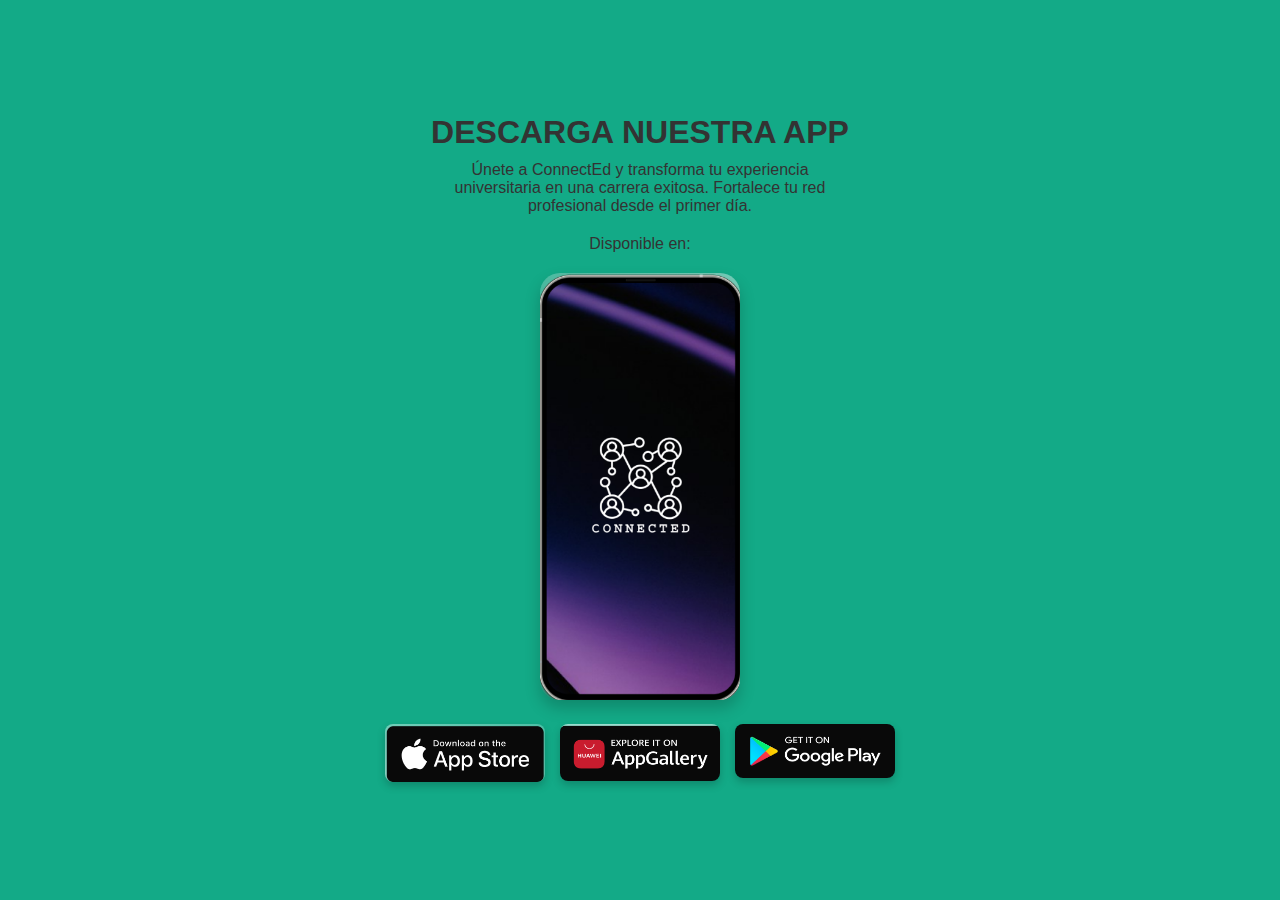
<file: descargar.html>
<!DOCTYPE html> 
<html lang="es">
<head>
    <meta charset="UTF-8">
    <meta name="viewport" content="width=device-width, initial-scale=1.0">
    <title>Descarga nuestra App - ConnectEd</title>
    <link rel="stylesheet" href="style.css">
    <style>
        /* Estilos específicos para la página de descargas */

        /* Fondo sólido */
        body {
            font-family: Arial, sans-serif;
            margin: 0;
            padding: 0;
            display: flex;
            justify-content: center;
            align-items: center;
            height: 100vh;
            background: #13aa87; /* Color de fondo sólido */
            color: #333;
        }

        /* Contenedor de descarga */
        .download-page {
            text-align: center;
            padding: 20px;
            max-width: 600px;
        }

        /* Título */
        .download-page h1 {
            font-size: 2em;
            color: #333;
            margin-bottom: 10px;
        }

        /* Descripción */
        .download-page p {
            color: #333;
            font-size: 1em;
            margin-bottom: 20px;
            max-width: 400px;
            margin-left: auto;
            margin-right: auto;
        }

        /* Imagen de la aplicación */
        .app-image img {
            width: 200px;
            height: auto;
            margin-bottom: 20px;
            border-radius: 20px;
            box-shadow: 0 8px 16px rgba(0, 0, 0, 0.2);
        }

        /* Opciones de descarga */
        .download-options {
            display: flex;
            justify-content: center;
            gap: 15px;
            flex-wrap: wrap;
        }

        /* Botones de opciones de descarga */
        .option-card img {
            width: 160px;
            height: auto;
            transition: transform 0.3s ease;
            border-radius: 8px;
            box-shadow: 0px 4px 8px rgba(0, 0, 0, 0.2);
        }

        /* Efecto hover */
        .option-card img:hover {
            transform: scale(1.05);
        }
    </style>
</head>
<body>

    <!-- Contenido de la Página de Descargas -->
    <main class="download-page">
        <h1>DESCARGA NUESTRA APP</h1>
        <p>Únete a ConnectEd y transforma tu experiencia universitaria en una carrera exitosa. Fortalece tu red profesional desde el primer día.</p>
        <p>Disponible en:</p>

        <!-- Imagen de la aplicación -->
        <div class="app-image">
            <img src="app-image.png" alt="Imagen de la aplicación"> <!-- Imagen de la app -->
        </div>

        <!-- Opciones de descarga interactivas -->
        <section class="download-options">
            <div class="option-card">
                <a href="https://play.google.com/">
                    <img src="1.png" alt="Google Play">
                </a>
            </div>
            <div class="option-card">
                <a href="https://www.apple.com/app-store/">
                    <img src="2.png" alt="App Store">
                </a>
            </div>
            <div class="option-card">
                <a href="https://appgallery.huawei.com/">
                    <img src="3.png" alt="AppGallery">
                </a>
            </div>
        </section>
    </main>

</body>
</html>
</file>
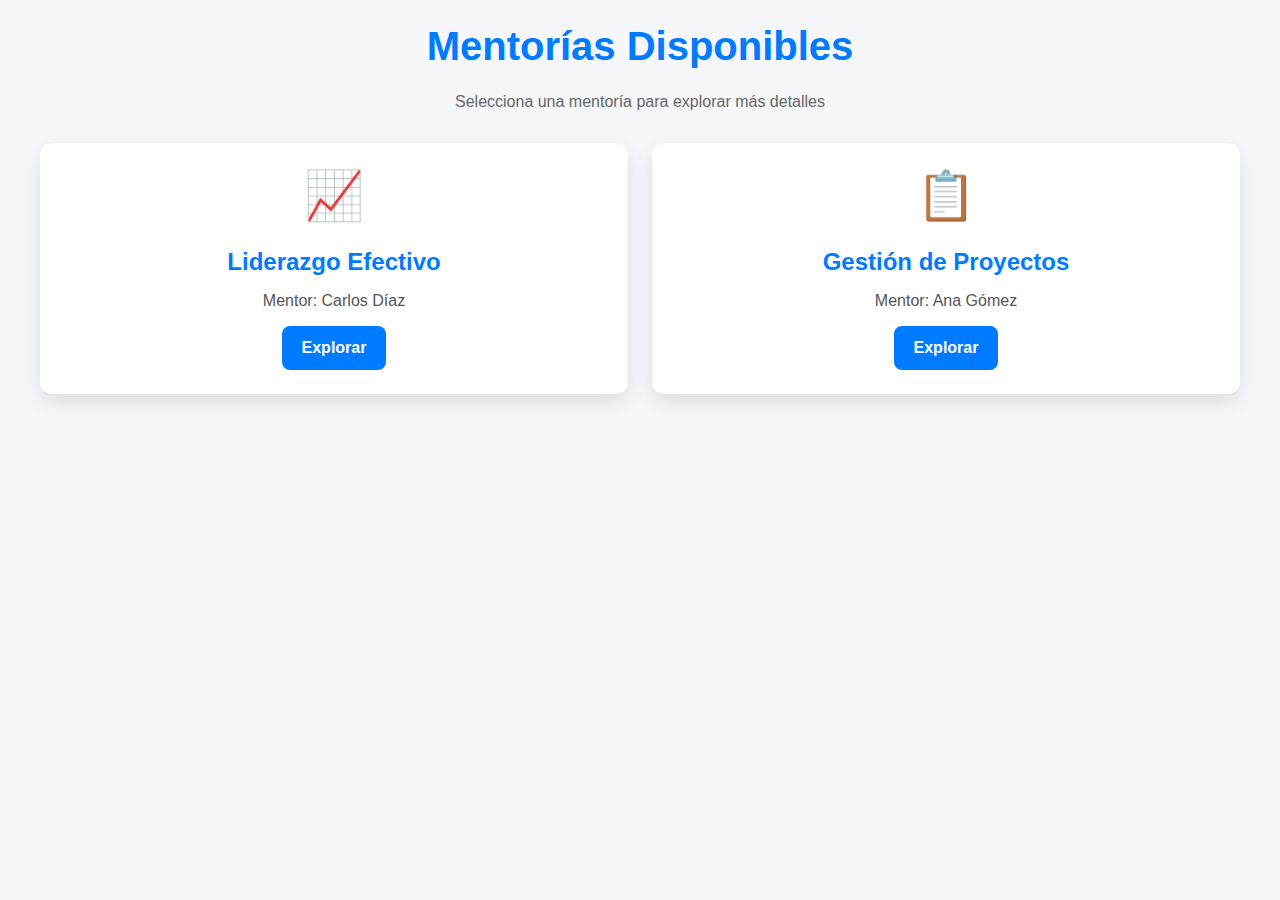
<file: isla.html>
<!DOCTYPE html>
<html lang="es">
<head>
    <meta charset="UTF-8">
    <meta name="viewport" content="width=device-width, initial-scale=1.0">
    <title>Mentorías - ConnectEd</title>
    <style>
        /* Estilo Global */
        body {
            font-family: 'Arial', sans-serif;
            margin: 0;
            padding: 0;
            background-color: #f5f7fa;
            color: #333;
        }

        h1 {
            text-align: center;
            margin: 1.5rem 0;
            font-size: 2.5rem;
            font-weight: bold;
            color: #007bff;
        }

        p {
            text-align: center;
            font-size: 1rem;
            color: #666;
            margin-bottom: 1rem;
        }

        /* Mentorías */
        .mentorias-container {
            max-width: 1200px;
            margin: auto;
            padding: 1rem;
            display: grid;
            grid-template-columns: repeat(auto-fit, minmax(280px, 1fr));
            gap: 1.5rem;
        }

        .mentoria-card {
            background: #fff;
            border-radius: 12px;
            box-shadow: 0 8px 20px rgba(0, 0, 0, 0.1);
            padding: 1.5rem;
            text-align: center;
            transition: transform 0.3s, box-shadow 0.3s;
        }

        .mentoria-card:hover {
            transform: translateY(-8px);
            box-shadow: 0 12px 25px rgba(0, 0, 0, 0.2);
        }

        .mentoria-emoji {
            font-size: 3rem;
            margin-bottom: 1rem;
        }

        .mentoria-card h3 {
            font-size: 1.5rem;
            font-weight: bold;
            margin-bottom: 0.5rem;
            color: #007bff;
        }

        .mentoria-card p {
            font-size: 1rem;
            color: #555;
            margin-bottom: 1rem;
        }

        .join-button {
            padding: 0.8rem 1.2rem;
            background-color: #007bff;
            color: #fff;
            border: none;
            border-radius: 8px;
            cursor: pointer;
            font-size: 1rem;
            font-weight: bold;
            transition: background-color 0.3s, transform 0.3s;
        }

        .join-button:hover {
            background-color: #0056b3;
            transform: scale(1.05);
        }

        /* Islas */
        .isla-container {
            display: none;
            max-width: 800px;
            margin: 2rem auto;
            animation: fadeIn 0.8s ease-in-out;
        }

        .header {
            display: flex;
            justify-content: space-between;
            align-items: center;
            margin-bottom: 1.5rem;
        }

        .volver-btn {
            background-color: #f8f9fa;
            border: 1px solid #ddd;
            padding: 10px 20px;
            font-size: 14px;
            font-weight: bold;
            border-radius: 6px;
            cursor: pointer;
            transition: background-color 0.3s ease, transform 0.3s ease;
        }

        .volver-btn:hover {
            background-color: #e9ecef;
            transform: scale(1.05);
        }

        .circle {
            width: 30px;
            height: 30px;
            background-color: #007bff;
            border-radius: 50%;
            box-shadow: 0 4px 10px rgba(0, 0, 0, 0.2);
        }

        .grid {
            display: grid;
            grid-template-columns: 2fr 1fr;
            grid-template-rows: auto auto;
            gap: 1rem;
        }

        .isla {
            background-color: #007bff;
            padding: 20px;
            border-radius: 12px;
            color: #fff;
            font-size: 1.2rem;
            font-weight: bold;
            display: flex;
            justify-content: center;
            align-items: center;
            text-align: center;
            box-shadow: 0 4px 15px rgba(0, 0, 0, 0.1);
            transition: transform 0.3s, box-shadow 0.3s;
        }

        .isla:hover {
            transform: translateY(-5px);
            box-shadow: 0 8px 20px rgba(0, 0, 0, 0.2);
        }

        .isla.video { grid-column: span 2; height: 150px; background-color: #0062cc; }
        .isla.chat { height: 150px; background-color: #0056b3; }
        .isla.descripcion { grid-column: span 2; height: 100px; background-color: #004085; }

        /* Animaciones */
        @keyframes fadeIn {
            from { opacity: 0; transform: translateY(30px); }
            to { opacity: 1; transform: translateY(0); }
        }
    </style>
</head>
<body>
    <!-- Título -->
    <h1>Mentorías Disponibles</h1>
    <p id="course-selected">Selecciona una mentoría para explorar más detalles</p>

    <!-- Lista de Mentorías -->
    <div class="mentorias-container" id="mentorias-container"></div>

    <!-- Diseño de Islas -->
    <div class="isla-container" id="isla-container">
        <div class="header">
            <button class="volver-btn" onclick="volver()">Volver a Mentorías</button>
            <div class="circle"></div>
        </div>
        <div class="grid">
            <div class="isla video"><p id="titulo-isla">TÍTULO DE LA MENTORÍA</p></div>
            <div class="isla chat"><p>CHAT EN VIVO</p></div>
            <div class="isla descripcion"><p>DESCRIPCIÓN DETALLADA</p></div>
        </div>
    </div>

    <script>
        const mentorias = {
            "Curso de Administración": [
                { title: "Liderazgo Efectivo", mentor: "Carlos Díaz", emoji: "📈", description: "Aprende liderazgo profesional." },
                { title: "Gestión de Proyectos", mentor: "Ana Gómez", emoji: "📋", description: "Administra tus proyectos con éxito." },
            ]
        };

        const mentoriasContainer = document.getElementById("mentorias-container");
        const islaContainer = document.getElementById("isla-container");
        const tituloIsla = document.getElementById("titulo-isla");

        // Mostrar mentorías disponibles
        mentorias["Curso de Administración"].forEach((mentoria) => {
            const card = document.createElement("div");
            card.classList.add("mentoria-card");
            card.innerHTML = `
                <div class="mentoria-emoji">${mentoria.emoji}</div>
                <h3>${mentoria.title}</h3>
                <p>Mentor: ${mentoria.mentor}</p>
                <button class="join-button" onclick="mostrarIsla('${mentoria.title}', '${mentoria.description}')">Explorar</button>
            `;
            mentoriasContainer.appendChild(card);
        });

        // Mostrar islas con información detallada
        const mostrarIsla = (title, description) => {
            mentoriasContainer.style.display = "none";
            islaContainer.style.display = "block";
            tituloIsla.textContent = `${title}`;
            document.querySelector(".isla.descripcion p").textContent = description;
        };

        // Volver a la lista de mentorías
        const volver = () => {
            mentoriasContainer.style.display = "grid";
            islaContainer.style.display = "none";
        };
    </script>
</body>
</html>
</file>
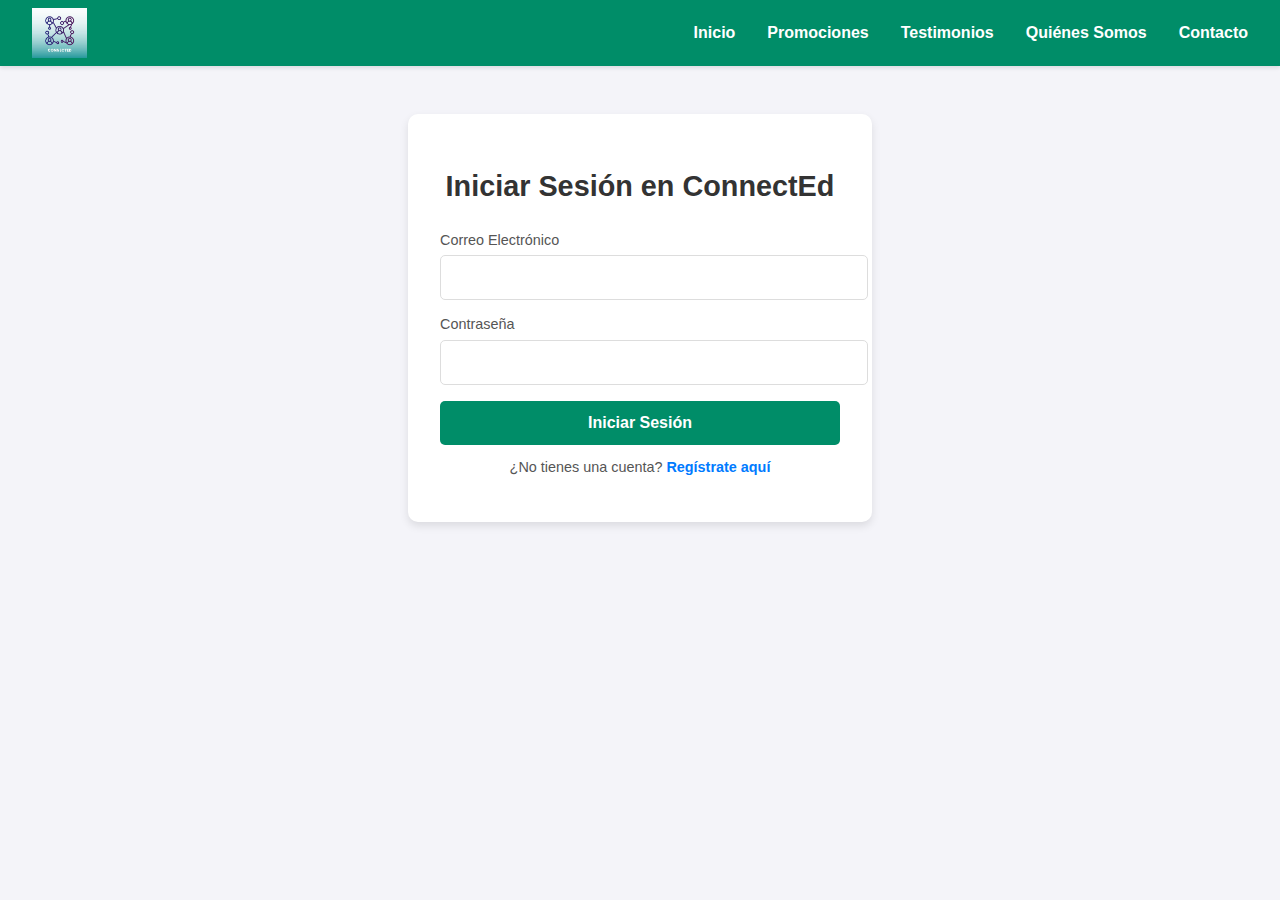
<file: login.html>
<!DOCTYPE html>
<html lang="es">
<head>
    <meta charset="UTF-8">
    <meta name="viewport" content="width=device-width, initial-scale=1.0">
    <title>Iniciar Sesión - ConnectEd</title>
    <style>
        /* General Styles */
        body {
            margin: 0;
            padding: 0;
            font-family: 'Arial', sans-serif;
            background-color: #f4f4f9;
        }

        /* Navbar */
        .navbar {
            display: flex;
            justify-content: space-between;
            align-items: center;
            padding: 0.5em 2em;
            background-color: #008d68;
            color: white;
            box-shadow: 0 2px 4px rgba(0, 0, 0, 0.1);
            position: sticky;
            top: 0;
            z-index: 1000;
        }

        .navbar .logo {
            height: 50px;
        }

        .navbar nav {
            display: flex;
            gap: 2em;
        }

        .navbar nav a {
            text-decoration: none;
            color: white;
            font-size: 1em;
            font-weight: bold;
            transition: color 0.3s ease-in-out;
        }

        .navbar nav a.active {
            color: #ffcc00;
        }

        .navbar nav a:hover {
            color: #ffcc00;
        }

        /* Login Form */
        .auth-container {
            max-width: 400px;
            margin: 3em auto;
            padding: 2em;
            background-color: white;
            border-radius: 10px;
            box-shadow: 0 4px 8px rgba(0, 0, 0, 0.1);
            text-align: center;
        }

        .auth-title {
            font-size: 1.8em;
            margin-bottom: 1em;
            color: #333;
        }

        .auth-form {
            display: flex;
            flex-direction: column;
            gap: 1em;
        }

        .form-group {
            text-align: left;
        }

        .form-group label {
            display: block;
            margin-bottom: 0.5em;
            font-size: 0.9em;
            color: #555;
        }

        .form-group input {
            width: 100%;
            padding: 0.8em;
            border: 1px solid #ddd;
            border-radius: 5px;
            font-size: 1em;
        }

        .auth-btn {
            background-color: #008d68;
            color: white;
            border: none;
            padding: 0.8em;
            font-size: 1em;
            font-weight: bold;
            cursor: pointer;
            border-radius: 5px;
            transition: background-color 0.3s ease-in-out;
        }

        .auth-btn:hover {
            background-color: #006f53;
        }

        .auth-footer {
            margin-top: 1em;
            font-size: 0.9em;
            color: #555;
        }

        .auth-footer a {
            color: #007bff;
            text-decoration: none;
            font-weight: bold;
        }

        .auth-footer a:hover {
            text-decoration: underline;
        }

        /* Responsive Design */
        @media (max-width: 768px) {
            .auth-container {
                margin: 2em 1em;
                padding: 1.5em;
            }

            .auth-title {
                font-size: 1.5em;
            }

            .auth-form input, .auth-btn {
                font-size: 0.9em;
                padding: 0.6em;
            }
        }
    </style>
</head>
<body>
    <!-- Encabezado -->
    <header class="navbar">
        <img src="logo.png" alt="Logo de ConnectEd" class="logo">
        <nav>
            <a href="index.html">Inicio</a>
            <a href="promociones.html">Promociones</a>
            <a href="testimonio.html">Testimonios</a>
            <a href="#">Quiénes Somos</a>
            <a href="#">Contacto</a>
        </nav>
    </header>

    <!-- Iniciar Sesión -->
    <div class="auth-container">
        <h2 class="auth-title">Iniciar Sesión en ConnectEd</h2>
        <form class="auth-form" id="loginForm">
            <div class="form-group">
                <label for="email">Correo Electrónico</label>
                <input type="email" id="email" name="email" required>
            </div>
            <div class="form-group">
                <label for="password">Contraseña</label>
                <input type="password" id="password" name="password" required>
            </div>
            <button type="submit" class="auth-btn">Iniciar Sesión</button>
        </form>
        <p class="auth-footer">¿No tienes una cuenta? <a href="registro.html">Regístrate aquí</a></p>
    </div>

    <script>
        // Manejo del inicio de sesión
        document.getElementById("loginForm").addEventListener("submit", function(event) {
            event.preventDefault(); // Evita el comportamiento por defecto del formulario

            const email = document.getElementById("email").value;
            const password = document.getElementById("password").value;

            // Verificación simple (puedes reemplazarla por lógica real)
            if (email === "admin@connected.com" && password === "12345") {
                alert("Inicio de sesión exitoso. Redirigiendo al dashboard...");
                window.location.href = "dashboard.html"; // Redirige al dashboard
            } else {
                alert("Credenciales incorrectas. Por favor, inténtalo de nuevo.");
            }
        });
    </script>
</body>
</html>
</file>
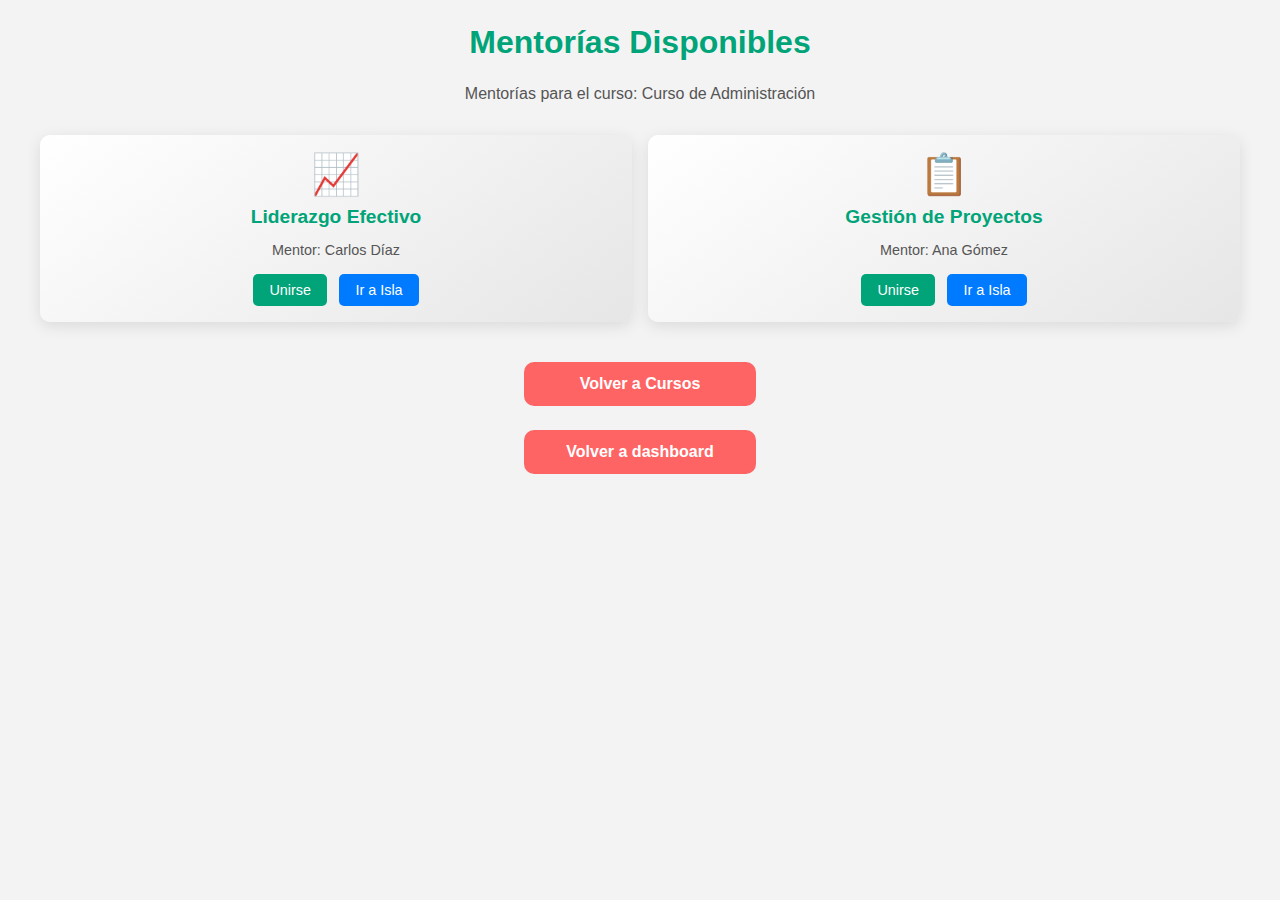
<file: mentorias.html>
<!DOCTYPE html>
<html lang="es">
<head>
    <meta charset="UTF-8">
    <meta name="viewport" content="width=device-width, initial-scale=1.0">
    <title>Mentorías - ConnectEd</title>
    <style>
        body {
            font-family: Arial, sans-serif;
            margin: 0;
            padding: 0;
            background-color: #f3f3f3;
            color: #333;
        }

        h1 {
            text-align: center;
            margin: 1.5rem 0;
            color: #00a478;
            font-size: 2rem;
        }

        p {
            text-align: center;
            color: #555;
            margin-bottom: 1rem;
        }

        .mentorias-container {
            max-width: 1200px;
            margin: auto;
            padding: 1rem;
            display: grid;
            grid-template-columns: repeat(auto-fit, minmax(250px, 1fr));
            gap: 1rem;
        }

        .mentoria-card {
            background: linear-gradient(145deg, #ffffff, #e6e6e6);
            border-radius: 10px;
            box-shadow: 0 4px 15px rgba(0, 0, 0, 0.1);
            padding: 1rem;
            text-align: center;
            transition: transform 0.3s, box-shadow 0.3s;
        }

        .mentoria-card:hover {
            transform: translateY(-5px);
            box-shadow: 0 6px 20px rgba(0, 0, 0, 0.2);
        }

        .mentoria-emoji {
            font-size: 2.5rem;
            margin-bottom: 0.5rem;
        }

        .mentoria-card h3 {
            font-size: 1.2rem;
            margin: 0.5rem 0;
            color: #00a478;
        }

        .mentoria-card p {
            font-size: 0.9rem;
            color: #555;
            margin-bottom: 1rem;
        }

        .join-button {
            padding: 0.5rem 1rem;
            background-color: #00a478;
            color: #fff;
            border: none;
            border-radius: 5px;
            cursor: pointer;
            font-size: 0.9rem;
            transition: background-color 0.3s;
            margin-right: 0.5rem;
        }

        .join-button:hover {
            background-color: #007d5f;
        }

        .isla-button {
            padding: 0.5rem 1rem;
            background-color: #007bff;
            color: #fff;
            border: none;
            border-radius: 5px;
            cursor: pointer;
            font-size: 0.9rem;
            transition: background-color 0.3s;
        }

        .isla-button:hover {
            background-color: #0056b3;
        }

        .joined-message {
            margin-top: 0.5rem;
            color: #007d5f;
            font-size: 0.9rem;
            font-weight: bold;
            display: none;
        }

        .back-button {
            display: block;
            text-align: center;
            margin: 1.5rem auto;
            max-width: 200px;
            padding: 0.8rem 1rem;
            background-color: #ff6464;
            color: #fff;
            border-radius: 10px;
            font-size: 1rem;
            font-weight: bold;
            text-decoration: none;
            transition: background-color 0.3s, transform 0.3s;
        }

        .back-button:hover {
            background-color: #e04c4c;
            transform: scale(1.05);
        }
    </style>
</head>
<body>
    <h1>Mentorías Disponibles</h1>
    <p id="course-selected">Cargando mentorías relacionadas con tu curso...</p>

    <div class="mentorias-container" id="mentorias-container"></div>

    <a href="cursos.html" class="back-button">Volver a Cursos</a>
    <a href="dashboard.html"class="back-button">Volver a dashboard</a>

    <script>
        // Mentorías relacionadas con todos los cursos
        const mentorias = {
            "Curso de Administración": [
                { title: "Liderazgo Efectivo", mentor: "Carlos Díaz", emoji: "📈" },
                { title: "Gestión de Proyectos", mentor: "Ana Gómez", emoji: "📋" },
            ],
            "Biología Molecular": [
                { title: "Genética Avanzada", mentor: "Dra. María Pérez", emoji: "🧬" },
                { title: "Microbiología Básica", mentor: "Dr. Luis García", emoji: "🔬" },
            ],
        };

        // Obtener contenedores
        const mentoriasContainer = document.getElementById("mentorias-container");
        const courseTitle = document.getElementById("course-selected");

        // Cargar mentorías relacionadas
        const selectedCourse = "Curso de Administración"; // Simulación de curso seleccionado
        if (selectedCourse && mentorias[selectedCourse]) {
            courseTitle.textContent = `Mentorías para el curso: ${selectedCourse}`;
            mentorias[selectedCourse].forEach((mentoria, index) => {
                const card = document.createElement("div");
                card.classList.add("mentoria-card");
                card.innerHTML = `
                    <div class="mentoria-emoji">${mentoria.emoji}</div>
                    <h3>${mentoria.title}</h3>
                    <p>Mentor: ${mentoria.mentor}</p>
                    <button class="join-button" onclick="joinMentoria(${index})">Unirse</button>
                    <button class="isla-button" onclick="goToIsla('${mentoria.title}')">Ir a Isla</button>
                    <div class="joined-message" id="joined-${index}">Te has unido a esta mentoría.</div>
                `;
                mentoriasContainer.appendChild(card);
            });
        } else {
            courseTitle.textContent = "No se encontraron mentorías para el curso seleccionado.";
        }

        // Función para unirse a una mentoría
        const joinMentoria = (index) => {
            const joinedMessage = document.getElementById(`joined-${index}`);
            joinedMessage.style.display = "block";
        };

        // Función para ir a la página de Isla
        const goToIsla = (title) => {
            localStorage.setItem("mentoriaTitle", title);
            window.location.href = "isla.html";
        };
    </script>
</body>
</html>
</file>
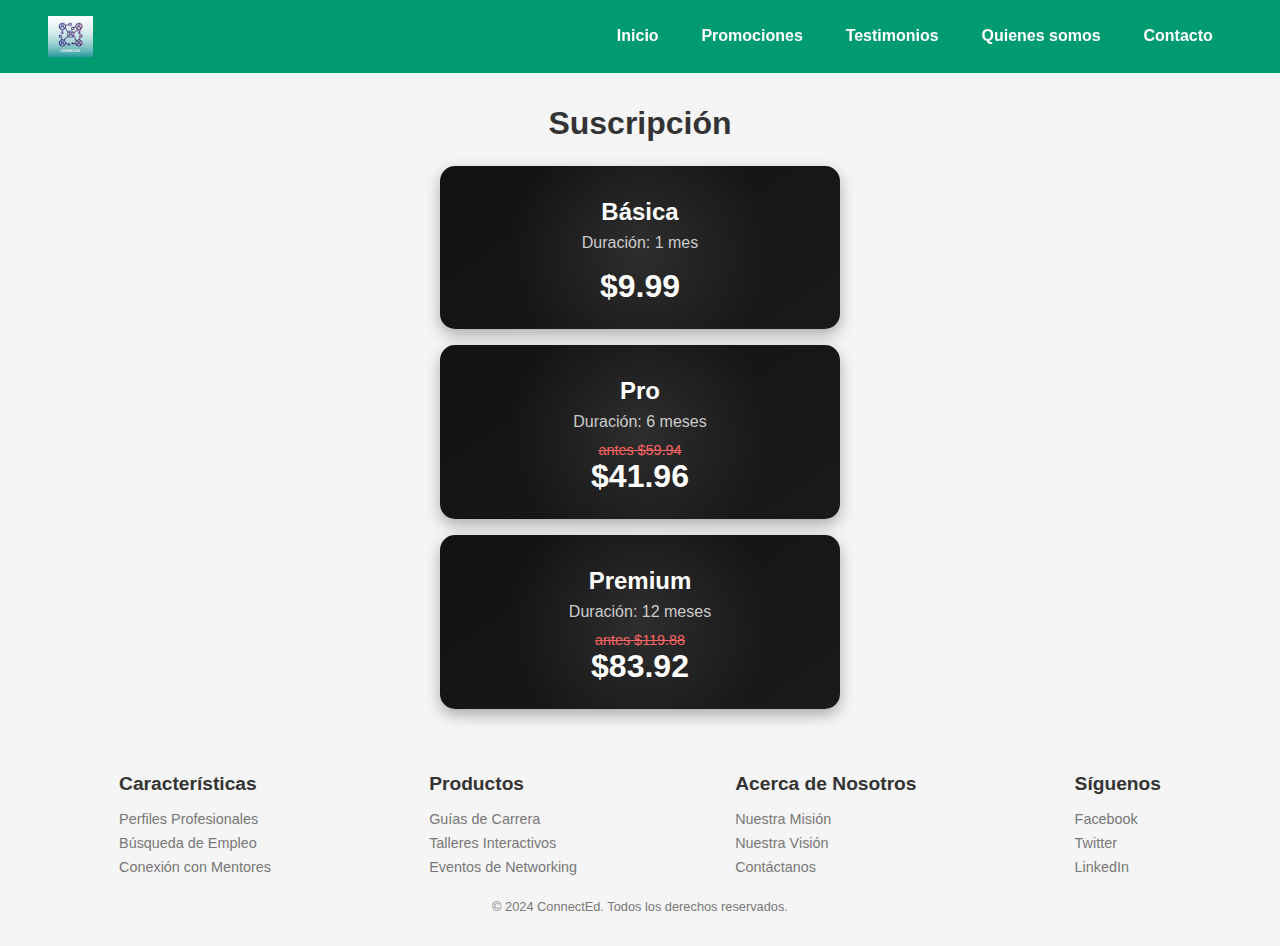
<file: promociones.html>
<!DOCTYPE html>
<html lang="es">
<head>
    <meta charset="UTF-8">
    <meta name="viewport" content="width=device-width, initial-scale=1.0">
    <title>Promociones - ConnectEd</title>
    <link rel="stylesheet" href="style.css">
</head>
<body>
    <!-- Encabezado -->
    <header class="navbar">
        <img src="logo.png" alt="Logo de ConnectEd" class="logo">
        <nav>
            <a href="index.html">Inicio</a>
            <a href="promociones.html" class="active">Promociones</a>
            <a href="testimonio.html">Testimonios</a>
            <a href="somos.html">Quienes somos</a>
            <a href="contacto.html">Contacto</a>
        </nav>
    </header>

    <!-- Sección de Promociones -->
    <section class="ofertas-section">
        <h2>Suscripción</h2>
        <div class="oferta-cards">
            <div class="oferta-card">
                <h3>Básica</h3>
                <p class="duracion">Duración: 1 mes</p>
                <p class="precio">$9.99</p>
            </div>
            <div class="oferta-card">
                <h3>Pro</h3>
                <p class="duracion">Duración: 6 meses</p>
                <p class="descuento">antes $59.94</p>
                <p class="precio">$41.96</p>
            </div>
            <div class="oferta-card">
                <h3>Premium</h3>
                <p class="duracion">Duración: 12 meses</p>
                <p class="descuento">antes $119.88</p>
                <p class="precio">$83.92</p>
            </div>
        </div>
    </section>

    <!-- Pie de página -->
    <footer class="footer">
        <div class="footer-content">
            <div>
                <h4>Características</h4>
                <ul>
                    <li>Perfiles Profesionales</li>
                    <li>Búsqueda de Empleo</li>
                    <li>Conexión con Mentores</li>
                </ul>
            </div>
            <div>
                <h4>Productos</h4>
                <ul>
                    <li>Guías de Carrera</li>
                    <li>Talleres Interactivos</li>
                    <li>Eventos de Networking</li>
                </ul>
            </div>
            <div>
                <h4>Acerca de Nosotros</h4>
                <ul>
                    <li>Nuestra Misión</li>
                    <li>Nuestra Visión</li>
                    <li>Contáctanos</li>
                </ul>
            </div>
            <div>
                <h4>Síguenos</h4>
                <ul>
                    <li>Facebook</li>
                    <li>Twitter</li>
                    <li>LinkedIn</li>
                </ul>
            </div>
        </div>
        <p class="footer-bottom-text">© 2024 ConnectEd. Todos los derechos reservados.</p>
    </footer>
</body>
</html>
</file>
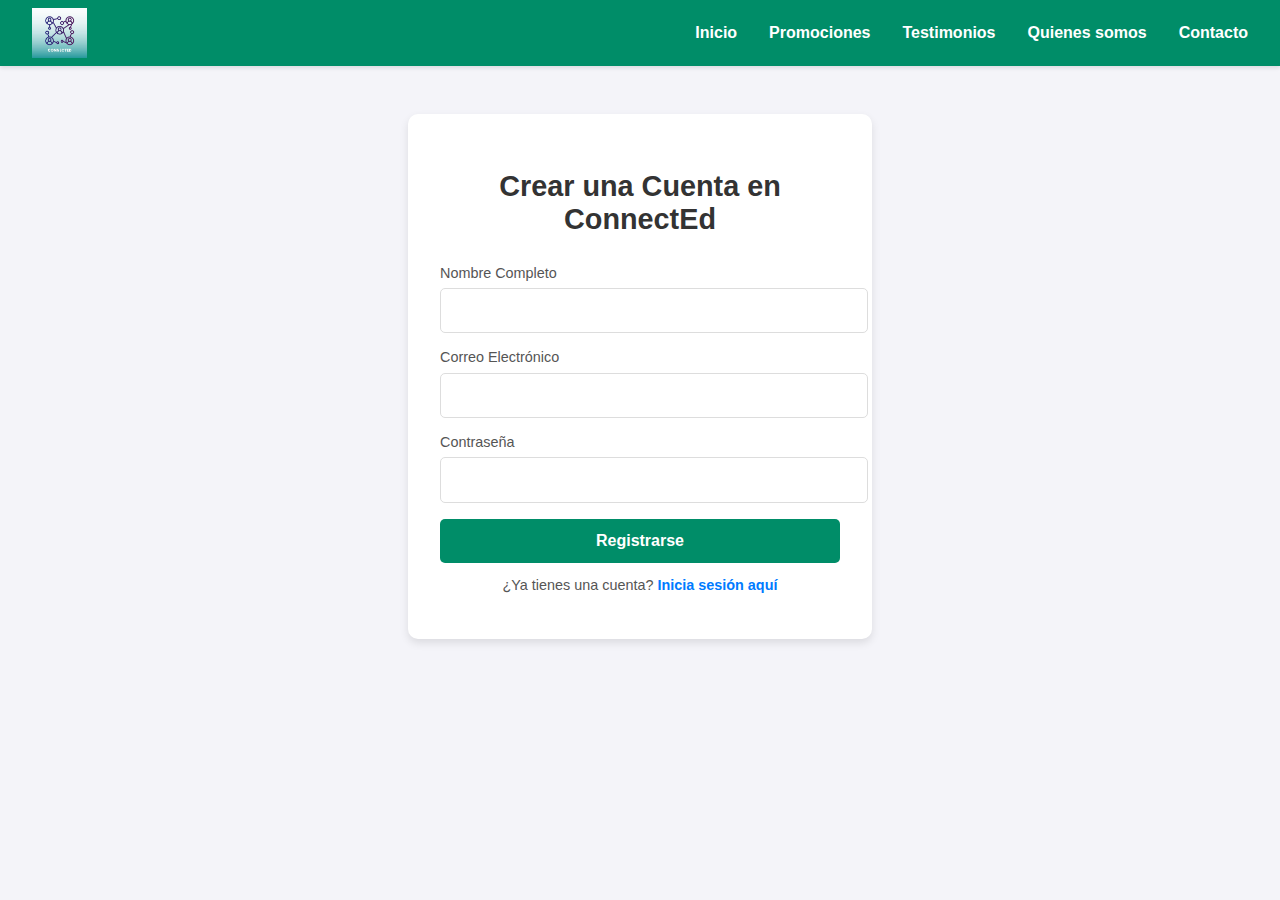
<file: registro.html>
<!DOCTYPE html>
<html lang="es">
<head>
    <meta charset="UTF-8">
    <meta name="viewport" content="width=device-width, initial-scale=1.0">
    <title>Registro - ConnectEd</title>
    <style>
        /* General Styles */
        body {
            margin: 0;
            padding: 0;
            font-family: 'Arial', sans-serif;
            background-color: #f4f4f9;
        }

        /* Navbar */
        .navbar {
            display: flex;
            justify-content: space-between;
            align-items: center;
            padding: 0.5em 2em;
            background-color: #008d68;
            color: white;
            box-shadow: 0 2px 4px rgba(0, 0, 0, 0.1);
            position: sticky;
            top: 0;
            z-index: 1000;
        }

        .navbar .logo {
            height: 50px;
        }

        .navbar nav {
            display: flex;
            gap: 2em;
        }

        .navbar nav a {
            text-decoration: none;
            color: white;
            font-size: 1em;
            font-weight: bold;
            transition: color 0.3s ease-in-out;
        }

        .navbar nav a.active {
            color: #ffcc00;
        }

        .navbar nav a:hover {
            color: #ffcc00;
        }

        /* Registro */
        .auth-container {
            max-width: 400px;
            margin: 3em auto;
            padding: 2em;
            background-color: white;
            border-radius: 10px;
            box-shadow: 0 4px 8px rgba(0, 0, 0, 0.1);
            text-align: center;
        }

        .auth-title {
            font-size: 1.8em;
            margin-bottom: 1em;
            color: #333;
        }

        .auth-form {
            display: flex;
            flex-direction: column;
            gap: 1em;
        }

        .form-group {
            text-align: left;
        }

        .form-group label {
            display: block;
            margin-bottom: 0.5em;
            font-size: 0.9em;
            color: #555;
        }

        .form-group input {
            width: 100%;
            padding: 0.8em;
            border: 1px solid #ddd;
            border-radius: 5px;
            font-size: 1em;
        }

        .auth-btn {
            background-color: #008d68;
            color: white;
            border: none;
            padding: 0.8em;
            font-size: 1em;
            font-weight: bold;
            cursor: pointer;
            border-radius: 5px;
            transition: background-color 0.3s ease-in-out;
        }

        .auth-btn:hover {
            background-color: #006f53;
        }

        .auth-footer {
            margin-top: 1em;
            font-size: 0.9em;
            color: #555;
        }

        .auth-footer a {
            color: #007bff;
            text-decoration: none;
            font-weight: bold;
        }

        .auth-footer a:hover {
            text-decoration: underline;
        }

        /* Responsive Design */
        @media (max-width: 768px) {
            .auth-container {
                margin: 2em 1em;
                padding: 1.5em;
            }

            .auth-title {
                font-size: 1.5em;
            }

            .auth-form input, .auth-btn {
                font-size: 0.9em;
                padding: 0.6em;
            }
        }
    </style>
</head>
<body>
    <!-- Encabezado -->
    <header class="navbar">
        <img src="logo.png" alt="Logo de ConnectEd" class="logo">
        <nav>
            <a href="index.html">Inicio</a>
            <a href="promociones.html">Promociones</a>
            <a href="testimonio.html">Testimonios</a>
            <a href="somos.html">Quienes somos</a>
            <a href="contacto.html">Contacto</a>
        </nav>
    </header>

    <!-- Registro -->
    <div class="auth-container">
        <h2 class="auth-title">Crear una Cuenta en ConnectEd</h2>
        <form class="auth-form" action="index.html" method="POST" onsubmit="confirmRegistration()">
            <div class="form-group">
                <label for="name">Nombre Completo</label>
                <input type="text" id="name" name="name" required>
            </div>
            <div class="form-group">
                <label for="email">Correo Electrónico</label>
                <input type="email" id="email" name="email" required>
            </div>
            <div class="form-group">
                <label for="password">Contraseña</label>
                <input type="password" id="password" name="password" required>
            </div>
            <button type="submit" class="auth-btn">Registrarse</button>
        </form>
        <p class="auth-footer">¿Ya tienes una cuenta? <a href="login.html">Inicia sesión aquí</a></p>
    </div>

    <script>
        function confirmRegistration() {
            alert("Registro exitoso. Redirigiendo al inicio...");
        }
    </script>
</body>
</html>
</file>
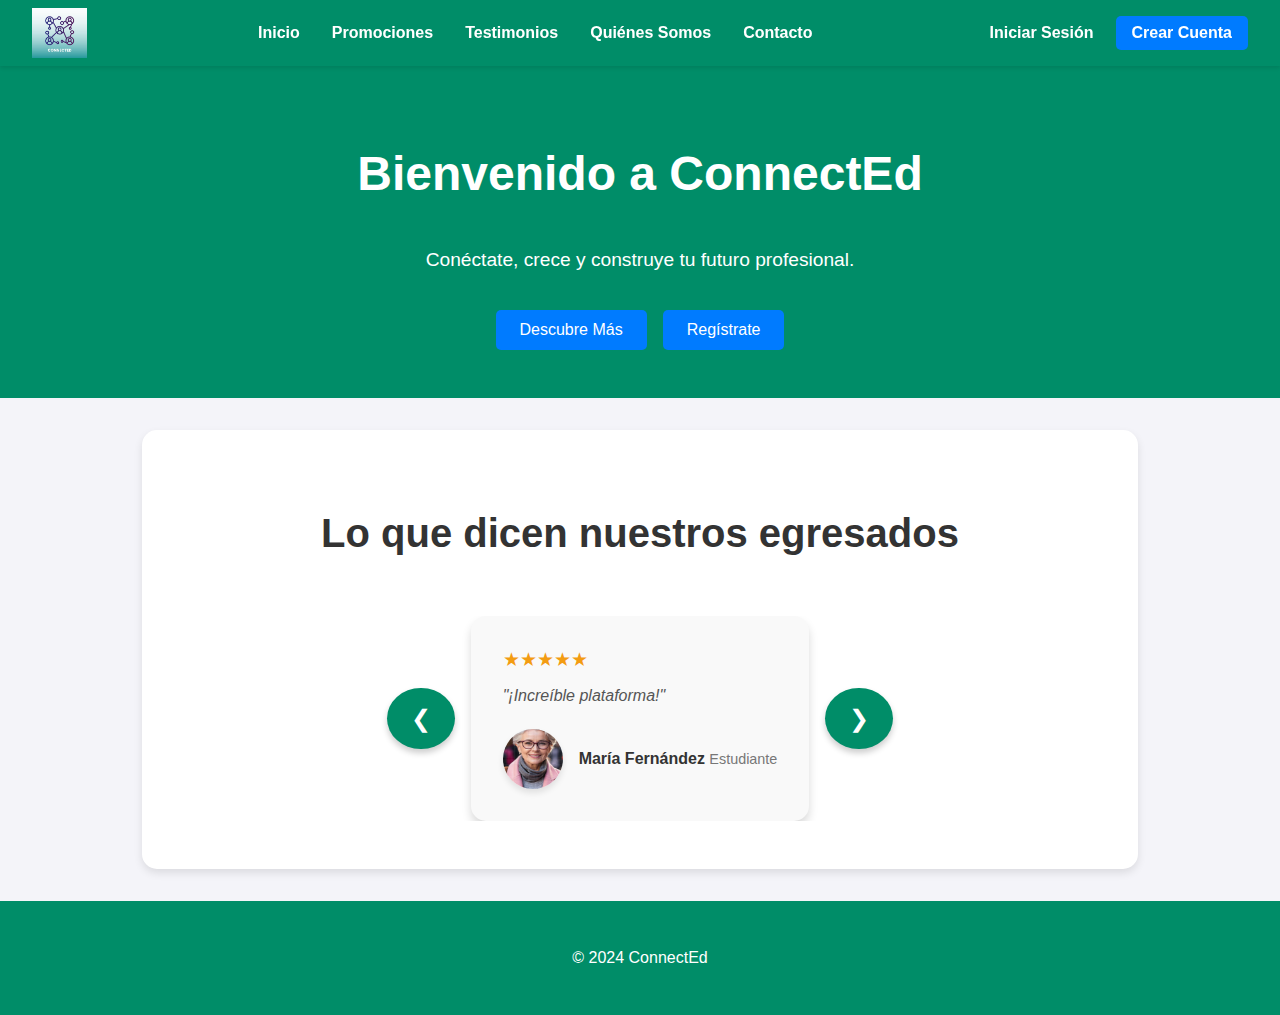
<file: testimonio.html>
<!DOCTYPE html>
<html lang="es">
<head>
    <meta charset="UTF-8">
    <meta name="viewport" content="width=device-width, initial-scale=1.0">
    <title>ConnectEd - Página Completa</title>
    <style>
        /* General Styles */
        body {
            margin: 0;
            padding: 0;
            font-family: 'Arial', sans-serif;
            background-color: #f4f4f9;
        }

        h2 {
            margin-bottom: 1em;
        }

        /* Navbar */
        .navbar {
            display: flex;
            justify-content: space-between;
            align-items: center;
            padding: 0.5em 2em;
            background-color: #008d68;
            color: white;
            box-shadow: 0 2px 4px rgba(0, 0, 0, 0.1);
            position: sticky;
            top: 0;
            z-index: 1000;
        }

        .navbar .logo {
            height: 50px;
        }

        .navbar nav {
            display: flex;
            gap: 2em;
        }

        .navbar nav a {
            text-decoration: none;
            color: white;
            font-size: 1em;
            font-weight: bold;
            transition: color 0.3s ease-in-out;
        }

        .navbar nav a:hover {
            color: #ffcc00;
        }

        .auth-buttons {
            display: flex;
            gap: 1em;
        }

        .auth-buttons .login {
            background: none;
            border: none;
            color: white;
            font-size: 1em;
            font-weight: bold;
            cursor: pointer;
            transition: color 0.3s ease-in-out;
        }

        .auth-buttons .login:hover {
            color: #ffcc00;
        }

        .auth-buttons .signup {
            background-color: #007bff;
            color: white;
            border: none;
            padding: 0.5em 1em;
            border-radius: 5px;
            font-weight: bold;
            font-size: 1em;
            cursor: pointer;
            transition: background-color 0.3s ease-in-out;
        }

        .auth-buttons .signup:hover {
            background-color: #0056b3;
        }

        /* Hero Section */
        .hero-section {
            background-color: #008d68;
            color: white;
            padding: 3em 2em;
            text-align: center;
        }

        .hero-section h1 {
            font-size: 3em;
            margin-bottom: 1em;
        }

        .hero-section p {
            font-size: 1.2em;
            margin-bottom: 2em;
        }

        .hero-buttons {
            display: flex;
            flex-wrap: wrap;
            justify-content: center;
            gap: 1em;
        }

        .hero-buttons a {
            background-color: #007bff;
            color: white;
            text-decoration: none;
            padding: 0.7em 1.5em;
            font-size: 1em;
            border-radius: 5px;
            transition: background-color 0.3s ease-in-out;
        }

        .hero-buttons a:hover {
            background-color: #0056b3;
        }

        /* Testimonios */
        .testimonial-section {
            background-color: white;
            padding: 3em;
            text-align: center;
            margin: 2em auto;
            box-shadow: 0 4px 8px rgba(0, 0, 0, 0.1);
            border-radius: 15px;
            max-width: 900px;
        }

        .testimonial-heading {
            font-size: 2.5em;
            margin-bottom: 1.5em;
            color: #333;
            font-weight: bold;
        }

        .testimonial-carousel {
            display: flex;
            align-items: center;
            justify-content: center;
            position: relative;
            overflow: hidden;
        }

        .carousel-btn {
            background-color: #008d68;
            color: white;
            border: none;
            padding: 0.7em 1em;
            font-size: 1.5em;
            cursor: pointer;
            border-radius: 50%;
            box-shadow: 0 4px 6px rgba(0, 0, 0, 0.2);
            transition: transform 0.2s;
        }

        .carousel-btn:hover {
            transform: scale(1.1);
        }

        .testimonial-card {
            display: none;
            max-width: 500px;
            margin: 0 1em;
            text-align: left;
            background-color: #f9f9f9;
            padding: 2em;
            border-radius: 15px;
            box-shadow: 0 6px 10px rgba(0, 0, 0, 0.15);
            opacity: 0;
            transform: scale(0.95);
            transition: all 0.5s ease-in-out;
        }

        .testimonial-card.active {
            display: block;
            opacity: 1;
            transform: scale(1);
        }

        .testimonial-stars {
            color: #f39c12;
            margin-bottom: 0.5em;
            font-size: 1.2em;
        }

        .testimonial-quote {
            font-style: italic;
            color: #555;
            margin-bottom: 1.5em;
        }

        .testimonial-author {
            display: flex;
            align-items: center;
        }

        .author-photo {
            width: 60px;
            height: 60px;
            border-radius: 50%;
            margin-right: 1em;
            box-shadow: 0 4px 6px rgba(0, 0, 0, 0.1);
        }

        .author-name {
            font-weight: bold;
            color: #333;
        }

        .author-role {
            font-size: 0.9em;
            color: #777;
        }

        /* Quiénes Somos */
        .about-us-section {
            background-color: #f4f4f9;
            padding: 3em 2em;
            text-align: center;
        }

        .about-us-container {
            max-width: 900px;
            margin: 0 auto;
        }

        .about-us-content {
            display: flex;
            flex-direction: column;
            align-items: center;
        }

        .about-us-text {
            font-size: 1.2em;
            color: #555;
            line-height: 1.8em;
            text-align: center;
        }

        /* Footer */
        .footer {
            background-color: #008d68;
            color: white;
            padding: 2em;
            text-align: center;
        }

        .footer-content {
            display: flex;
            flex-wrap: wrap;
            justify-content: space-between;
            gap: 1.5em;
            max-width: 1200px;
            margin: 0 auto;
        }

        .footer-content div {
            flex: 1;
            min-width: 200px;
        }

        /* Responsive Design */
        @media (max-width: 768px) {
            .navbar {
                flex-wrap: wrap;
                text-align: center;
                gap: 1em;
            }

            .navbar nav {
                flex-direction: column;
                align-items: center;
                gap: 0.5em;
                width: 100%;
            }

            .auth-buttons {
                flex-direction: column;
                align-items: center;
                gap: 0.5em;
                width: 100%;
            }

            .hero-section {
                padding: 2em 1em;
            }

            .hero-section h1 {
                font-size: 2em;
            }

            .hero-buttons a {
                padding: 0.5em 1em;
                font-size: 0.9em;
            }

            .about-us-content {
                text-align: center;
            }

            .footer-content {
                flex-direction: column;
                align-items: center;
            }
        }
    </style>
</head>
<body>
    <!-- Navbar -->
    <header class="navbar">
        <img src="logo.png" alt="Logo de ConnectEd" class="logo">
        <nav>
            <a href="index.html">Inicio</a>
            <a href="promociones.html">Promociones</a>
            <a href="testimonio.html">Testimonios</a>
            <a href="somos.html">Quiénes Somos</a>
            <a href="contacto.html">Contacto</a>
        </nav>
        <div class="auth-buttons">
            <button class="login">Iniciar Sesión</button>
            <button class="signup">Crear Cuenta</button>
        </div>
    </header>

    <!-- Hero Section -->
    <section class="hero-section">
        <h1>Bienvenido a ConnectEd</h1>
        <p>Conéctate, crece y construye tu futuro profesional.</p>
        <div class="hero-buttons">
            <a href="#">Descubre Más</a>
            <a href="#">Regístrate</a>
        </div>
    </section>

    <!-- Testimonios -->
    <section class="testimonial-section">
        <h2 class="testimonial-heading">Lo que dicen nuestros egresados</h2>
        <div class="testimonial-carousel">
            <button class="carousel-btn prev">❮</button>
            <div class="testimonial-card active">
                <div class="testimonial-stars">★★★★★</div>
                <p class="testimonial-quote">"¡Increíble plataforma!"</p>
                <div class="testimonial-author">
                    <img src="maria.png" alt="María" class="author-photo">
                    <div>
                        <span class="author-name">María Fernández</span>
                        <span class="author-role">Estudiante</span>
                    </div>
                </div>
            </div>
            <div class="testimonial-card">
                <div class="testimonial-stars">★★★★★</div>
                <p class="testimonial-quote">"La recomiendo mucho."</p>
                <div class="testimonial-author">
                    <img src="juan.png" alt="Juan" class="author-photo">
                    <div>
                        <span class="author-name">Juan Pérez</span>
                        <span class="author-role">Ingeniero</span>
                    </div>
                </div>
            </div>
            <button class="carousel-btn next">❯</button>
        </div>
    </section>
    
    <!-- Footer -->
    <footer class="footer">
        <p>© 2024 ConnectEd</p>
    </footer>

    <script>
        const testimonials = document.querySelectorAll('.testimonial-card');
        let currentIndex = 0;

        function showTestimonial(index) {
            testimonials.forEach((testimonial, i) => {
                testimonial.classList.remove('active');
                if (i === index) {
                    testimonial.classList.add('active');
                }
            });
        }

        document.querySelector('.prev').addEventListener('click', () => {
            currentIndex = (currentIndex > 0) ? currentIndex - 1 : testimonials.length - 1;
            showTestimonial(currentIndex);
        });

        document.querySelector('.next').addEventListener('click', () => {
            currentIndex = (currentIndex < testimonials.length - 1) ? currentIndex + 1 : 0;
            showTestimonial(currentIndex);
        });

        showTestimonial(currentIndex);
    </script>
</body>
</html>
</file>
<file: style.css>
/* Global Styles */
* {
    margin: 0;
    padding: 0;
    box-sizing: border-box;
    font-family: Arial, sans-serif;
}

body {
    background-color: #00A478; /* Hero section color */
    color: #333;
    overflow-x: hidden;
}

/* Navbar */
.navbar {
    display: flex;
    align-items: center;
    justify-content: space-between;
    padding: 1rem 3rem;
    background-color: rgba(0, 0, 0, 0.05);
    backdrop-filter: blur(5px);
    position: sticky;
    top: 0;
    z-index: 10;
    animation: fadeInTop 1s ease-out;
}

.logo {
    width: 45px;
}

.navbar nav a {
    margin: 0 1.2rem;
    color: #fff;
    text-decoration: none;
    font-weight: bold;
    font-size: 1rem;
    transition: color 0.3s, transform 0.3s;
}

.navbar nav a:hover {
    color: #1A73E8;
    transform: translateY(-2px);
}

.auth-buttons .login {
    color: #333;
    text-decoration: none;
    margin-right: 1rem;
    font-size: 1rem;
}

.auth-buttons .signup {
    background-color: #1A73E8;
    color: #fff;
    padding: 0.5rem 1rem;
    border-radius: 5px;
    text-decoration: none;
    font-weight: bold;
}

/* Animations */
@keyframes fadeInTop {
    from { opacity: 0; transform: translateY(-20px); }
    to { opacity: 1; transform: translateY(0); }
}

@keyframes fadeIn {
    from { opacity: 0; }
    to { opacity: 1; }
}

@keyframes slideIn {
    from { transform: translateX(-30px); opacity: 0; }
    to { transform: translateX(0); opacity: 1; }
}

@keyframes zoomIn {
    from { transform: scale(0.9); opacity: 0; }
    to { transform: scale(1); opacity: 1; }
}

@keyframes hoverPop {
    from { transform: scale(1); }
    to { transform: scale(1.05); }
}

.animate-fade-in {
    animation: fadeIn 1s ease forwards;
}

.animate-fade-in-delay {
    animation: fadeIn 1s ease forwards;
    animation-delay: 0.5s;
}

/* Hero Section */
.hero {
    display: flex;
    align-items: center;
    justify-content: center;
    padding: 4rem 2rem;
    background-color: #00A478;
    color: #fff;
    gap: 2rem;
}

.hero-text {
    max-width: 500px;
    animation: zoomIn 1s ease-out;
}

.tagline {
    margin-bottom: 1.5rem;
    font-size: 1.2rem;
    opacity: 0;
    animation: fadeIn 1.2s ease forwards;
    animation-delay: 0.5s;
}

.hero h1 {
    font-size: 2.8rem;
    margin-bottom: 1rem;
    line-height: 1.2;
    font-weight: bold;
}

.hero p {
    font-size: 1.2rem;
    margin-bottom: 2rem;
}

.hero-buttons a {
    display: inline-block;
    padding: 0.75rem 1.5rem;
    margin: 0.5rem;
    border-radius: 5px;
    text-decoration: none;
    font-weight: bold;
    transition: transform 0.3s, background-color 0.3s, border-color 0.3s;
    font-size: 1rem;
}

.hero-buttons .discover {
    background-color: #00A478;
    color: #fff;
    border: 2px solid #fff;
}

.hero-buttons .discover:hover {
    background-color: #fff;
    color: #00A478;
    transform: scale(1.05);
}

.hero-buttons .start-now {
    background-color: #1A73E8;
    color: #fff;
    border: 2px solid #1A73E8;
}

.hero-buttons .start-now:hover {
    background-color: #135abf;
    border-color: #fff;
    transform: scale(1.05);
}

.hero-image {
    width: 100%;
    max-width: 450px; /* Adjusted for better fit */
    animation: fadeIn 1.2s ease forwards;
    transition: transform 0.5s ease;
}

.hero-img {
    width: 100%;
    border-radius: 10px;
    box-shadow: 0 6px 18px rgba(0, 0, 0, 0.2); /* Enhanced shadow */
    transition: transform 0.5s ease, box-shadow 0.3s ease;
}

.hero-img:hover {
    transform: scale(1.05) rotate(1deg);
    box-shadow: 0 8px 20px rgba(0, 0, 0, 0.3); /* Larger shadow on hover */
}

/* Continuation Section */
.continuation {
    padding: 4rem 2rem;
    background-color: #fff;
    color: #333;
    display: flex;
    justify-content: center;
}

.continuation-content {
    display: flex;
    flex-direction: row;
    gap: 2rem;
    max-width: 1100px;
    width: 100%;
    align-items: center;
    padding: 2rem;
    box-shadow: 0 8px 20px rgba(0, 0, 0, 0.1);
    border-radius: 8px;
    transition: transform 0.3s ease;
}

.continuation-content:hover {
    transform: scale(1.02); /* Slight zoom on hover */
}

.continuation-text {
    flex: 1;
}

.continuation-text h2 {
    font-size: 2.2rem;
    font-weight: bold;
    color: #333;
    margin-bottom: 1rem;
}

.continuation-text ul {
    list-style: none;
    margin-bottom: 1.5rem;
    font-size: 1.1rem;
    color: #555;
}

.continuation-text ul li {
    display: flex;
    align-items: center;
    margin-bottom: 0.5rem;
}

.checkmark {
    color: #00A478;
    font-size: 1.5rem;
    margin-right: 0.5rem;
}

.continuation-buttons .discover {
    background-color: #00A478;
    color: #fff;
    padding: 0.75rem 1.5rem;
    border-radius: 5px;
    text-decoration: none;
    transition: background-color 0.3s, transform 0.3s;
}

.continuation-buttons .discover:hover {
    background-color: #007d5f;
    transform: scale(1.05);
}

.continuation-img {
    max-width: 90%; /* Reduced size for better layout */
    height: auto;
    border-radius: 10px;
    box-shadow: 0 6px 18px rgba(0, 0, 0, 0.2);
    transition: transform 0.3s ease, box-shadow 0.3s ease;
}

.continuation-img:hover {
    transform: scale(1.05);
    box-shadow: 0 8px 20px rgba(0, 0, 0, 0.3);
}

/* Feature Section */
.section-card {
    padding: 4rem 2rem;
    background-color: #fff;
    text-align: center;
}

.feature-cards {
    display: flex;
    gap: 2rem;
    justify-content: center;
    margin-top: 2rem;
}

.feature-card {
    background-color: #f9f9f9;
    padding: 2rem;
    border-radius: 10px;
    box-shadow: 0 4px 12px rgba(0, 0, 0, 0.1);
    transition: transform 0.3s ease;
    width: 220px;
}

.feature-card:hover {
    transform: scale(1.05);
}

.feature-icon {
    font-size: 2rem;
    color: #00A478;
}

.feature-title {
    font-size: 1.2rem;
    font-weight: bold;
    margin-top: 1rem;
}

.feature-description {
    font-size: 1rem;
    color: #555;
    margin: 1rem 0;
}

.feature-link {
    color: #1A73E8;
    font-weight: bold;
    text-decoration: none;
    transition: color 0.3s;
}

.feature-link:hover {
    color: #135abf;
}

/* Testimonial Section */
.testimonial-section {
    background-color: #fff;
    padding: 4rem 2rem;
    text-align: center;
}

.testimonial-heading {
    font-size: 2rem;
    font-weight: bold;
    margin-bottom: 2rem;
    color: #333;
}

.testimonial-carousel {
    position: relative;
    max-width: 800px;
    margin: 0 auto;
    overflow: hidden;
}

.testimonial-card {
    display: none;
    flex-direction: column;
    align-items: center;
    padding: 2rem;
    border-radius: 8px;
    box-shadow: 0 4px 20px rgba(0, 0, 0, 0.1);
    background-color: #f9f9f9;
    transition: opacity 0.5s ease, transform 0.5s ease;
}

.testimonial-card.active {
    display: flex;
    opacity: 1;
    transform: scale(1);
}

.testimonial-stars {
    font-size: 1.5rem;
    color: #ffbf00;
    margin-bottom: 1rem;
}

.testimonial-quote {
    font-size: 1.1rem;
    color: #555;
    font-style: italic;
    margin-bottom: 1.5rem;
    max-width: 600px;
}

.testimonial-author {
    display: flex;
    align-items: center;
    gap: 0.8rem;
}

.author-photo {
    width: 50px;
    height: 50px;
    border-radius: 50%;
    box-shadow: 0 2px 8px rgba(0, 0, 0, 0.2);
}

.author-info {
    text-align: left;
}

.author-name {
    font-weight: bold;
    color: #333;
}

.author-role {
    font-size: 0.9rem;
    color: #777;
}

.carousel-btn {
    position: absolute;
    top: 50%;
    transform: translateY(-50%);
    background: #00A478;
    color: #fff;
    border: none;
    font-size: 1.5rem;
    padding: 0.5rem;
    cursor: pointer;
    border-radius: 50%;
    box-shadow: 0 4px 8px rgba(0, 0, 0, 0.2);
    transition: background-color 0.3s ease;
}

.carousel-btn:hover {
    background-color: #007d5f;
}

.prev {
    left: 10px;
}

.next {
    right: 10px;
}

/* FAQ Section */
.faq {
    padding: 4rem 2rem;
    background-color: #fff;
    text-align: center;
    color: #333;
}

.faq h2 {
    font-size: 2rem;
    font-weight: bold;
    color: #333;
    margin-bottom: 1rem;
}

.faq p {
    font-size: 1.1rem;
    color: #777;
    margin-bottom: 2rem;
}

.faq-item {
    max-width: 700px;
    margin: 1rem auto;
    box-shadow: 0 4px 10px rgba(0, 0, 0, 0.1);
    border-radius: 8px;
    overflow: hidden;
}

.faq-question {
    width: 100%;
    background: #f5f5f5;
    color: #333;
    padding: 1rem;
    font-size: 1.1rem;
    text-align: left;
    border: none;
    outline: none;
    cursor: pointer;
    transition: background 0.3s;
}

.faq-question:hover {
    background: #e0e0e0;
}

.faq-answer {
    background: #fff;
    padding: 1rem;
    display: none;
    font-size: 1rem;
    color: #555;
}

.faq-answer.show {
    display: block;
    animation: slideIn 0.5s ease;
}

/* Footer Section */
.footer {
    background-color: #f5f5f5;
    padding: 2rem 0;
    color: #333;
}

.footer-content {
    display: flex;
    justify-content: space-around;
    flex-wrap: wrap;
    max-width: 1200px;
    margin: 0 auto;
}

.footer-content h4 {
    font-size: 1.2rem;
    font-weight: bold;
    color: #333;
    margin-bottom: 1rem;
}

.footer-content ul {
    list-style: none;
}

.footer-content ul li {
    font-size: 0.9rem;
    color: #777;
    margin-bottom: 0.5rem;
    transition: color 0.3s;
}

.footer-content ul li:hover {
    color: #00A478;
}

.footer-bottom-text {
    text-align: center;
    font-size: 0.8rem;
    color: #777;
    margin-top: 1rem;
}
/* Authentication Pages */
.auth-container {
    max-width: 400px;
    margin: 5rem auto;
    padding: 2rem;
    background-color: #fff;
    border-radius: 10px;
    box-shadow: 0 4px 20px rgba(0, 0, 0, 0.1);
    text-align: center;
}

.auth-title {
    font-size: 1.8rem;
    color: #333;
    margin-bottom: 1.5rem;
}

.auth-form .form-group {
    margin-bottom: 1.2rem;
    text-align: left;
}

.auth-form label {
    display: block;
    font-size: 0.9rem;
    color: #777;
    margin-bottom: 0.3rem;
}

.auth-form input {
    width: 100%;
    padding: 0.8rem;
    font-size: 1rem;
    border-radius: 5px;
    border: 1px solid #ddd;
    box-shadow: 0 2px 6px rgba(0, 0, 0, 0.05);
    transition: border-color 0.3s;
}

.auth-form input:focus {
    border-color: #00A478;
    outline: none;
}

.auth-btn {
    width: 100%;
    padding: 0.8rem;
    font-size: 1rem;
    color: #fff;
    background-color: #00A478;
    border: none;
    border-radius: 5px;
    cursor: pointer;
    transition: background-color 0.3s, transform 0.3s;
}

.auth-btn:hover {
    background-color: #007d5f;
    transform: scale(1.03);
}

.auth-footer {
    margin-top: 1.5rem;
    font-size: 0.9rem;
    color: #777;
}

.auth-footer a {
    color: #1A73E8;
    text-decoration: none;
    transition: color 0.3s;
}

.auth-footer a:hover {
    color: #135abf;
}
/* Estilos para la sección de Ofertas */
.ofertas-section {
    padding: 2rem;
    background-color: #f5f5f5;
    text-align: center;
}

.ofertas-section h2 {
    font-size: 2rem;
    font-weight: bold;
    margin-bottom: 1.5rem;
    color: #333;
}

.oferta-cards {
    display: flex;
    flex-direction: column;
    gap: 1rem;
    align-items: center;
    justify-content: center;
}

.oferta-card {
    background: linear-gradient(145deg, #121212, #1a1a1a);
    color: #fff;
    border-radius: 15px;
    padding: 1.5rem;
    max-width: 400px;
    width: 100%;
    position: relative;
    box-shadow: 0 6px 15px rgba(0, 0, 0, 0.3);
    overflow: hidden;
}

.oferta-card::before {
    content: '';
    position: absolute;
    top: 0;
    right: 0;
    bottom: 0;
    left: 0;
    background: radial-gradient(circle, rgba(255, 255, 255, 0.1), transparent 60%);
    z-index: 0;
}

.oferta-card h3 {
    font-size: 1.5rem;
    font-weight: bold;
    margin: 0.5rem 0;
    z-index: 1;
    position: relative;
}

.oferta-card .duracion {
    font-size: 1rem;
    color: #ccc;
    margin-bottom: 1rem;
    z-index: 1;
    position: relative;
}

.oferta-card .precio {
    font-size: 2rem;
    font-weight: bold;
    margin: 0;
    z-index: 1;
    position: relative;
}

.oferta-card .descuento {
    font-size: 0.9rem;
    text-decoration: line-through;
    color: #ff6464;
    margin-top: -5px;
    z-index: 1;
    position: relative;
}

/* Animación en hover */
.oferta-card:hover {
    transform: scale(1.05);
    transition: transform 0.3s ease;
}

    /* Hero Section Buttons */
    .hero-buttons {
        display: flex;
        justify-content: center;
        gap: 1em;
        margin-top: 1em;
    }

    .download-button {
        background: linear-gradient(45deg, #ff7b00, #ffcc00);
        color: white;
        text-decoration: none;
        padding: 0.8em 1.5em;
        font-size: 1.2em;
        font-weight: bold;
        border-radius: 10px;
        box-shadow: 0 4px 8px rgba(0, 0, 0, 0.2);
        transition: transform 0.3s ease, box-shadow 0.3s ease;
        display: flex;
        align-items: center;
        gap: 0.5em;
    }

    .download-button:hover {
        transform: scale(1.1);
        box-shadow: 0 6px 12px rgba(0, 0, 0, 0.3);
    }

    .download-button span {
        font-size: 1.5em; /* Tamaño del ícono */
    }
/* Botón Descargar - Estilos Mejorados */
.download-button {
    background: linear-gradient(45deg, #ff5722, #ffc107); /* Degradado llamativo */
    color: white;
    text-decoration: none;
    padding: 1em 1.5em;
    font-size: 1.2em;
    font-weight: bold;
    border-radius: 30px;
    display: inline-flex;
    align-items: center;
    gap: 0.5em;
    box-shadow: 0 8px 15px rgba(0, 0, 0, 0.2);
    transition: all 0.3s ease-in-out;
    text-align: center;
}

.download-button span {
    font-size: 1.5em; /* Tamaño del ícono */
}

.download-button:hover {
    transform: translateY(-5px); /* Efecto de "salto" */
    box-shadow: 0 12px 20px rgba(0, 0, 0, 0.3); /* Sombra más intensa */
    background: linear-gradient(45deg, #ff9800, #ff5722); /* Cambio de colores en hover */
}

.download-button:active {
    transform: translateY(0); /* Vuelve a la posición original */
    box-shadow: 0 4px 8px rgba(0, 0, 0, 0.2);
}
/* Botones de Autenticación */
.auth-buttons {
    display: flex;
    gap: 1em;
}

.login-button {
    text-decoration: none;
    background: transparent;
    color: white;
    border: 2px solid white;
    padding: 0.6em 1.2em;
    font-size: 0.9em;
    font-weight: bold;
    border-radius: 30px;
    transition: all 0.3s ease-in-out;
}

.signup-button {
    text-decoration: none;
    background: #ff5722; /* Color llamativo */
    color: white;
    padding: 0.6em 1.2em;
    font-size: 0.9em;
    font-weight: bold;
    border-radius: 30px;
    box-shadow: 0 4px 8px rgba(0, 0, 0, 0.2);
    transition: all 0.3s ease-in-out;
}

/* Hover effects */
.login-button:hover {
    background: white;
    color: #008d68; /* Color del navbar */
    border-color: #008d68;
}

.signup-button:hover {
    background: #ff784e; /* Color más claro en hover */
    box-shadow: 0 8px 16px rgba(0, 0, 0, 0.3);
}

/* Active effects (clic) */
.signup-button:active, .login-button:active {
    transform: scale(0.95); /* Efecto de clic */
    box-shadow: 0 4px 6px rgba(0, 0, 0, 0.2);
}
</file>
